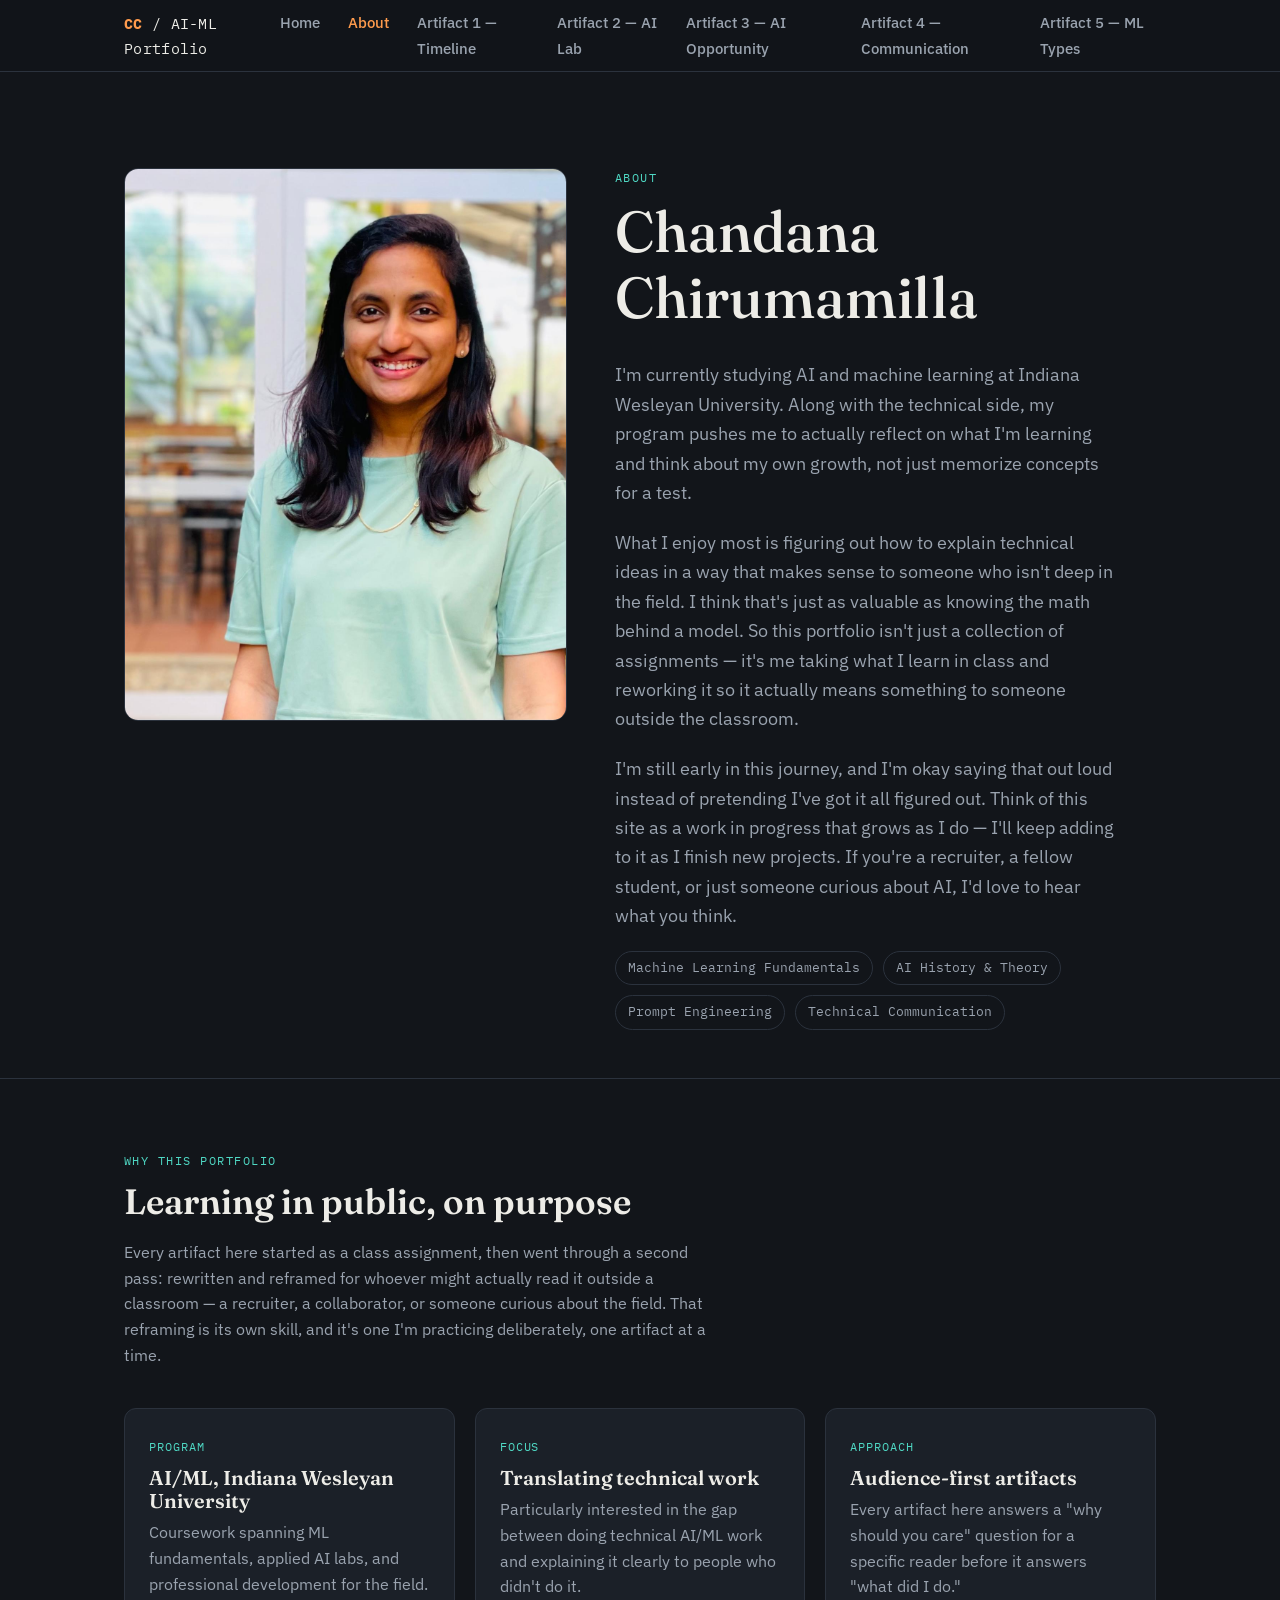
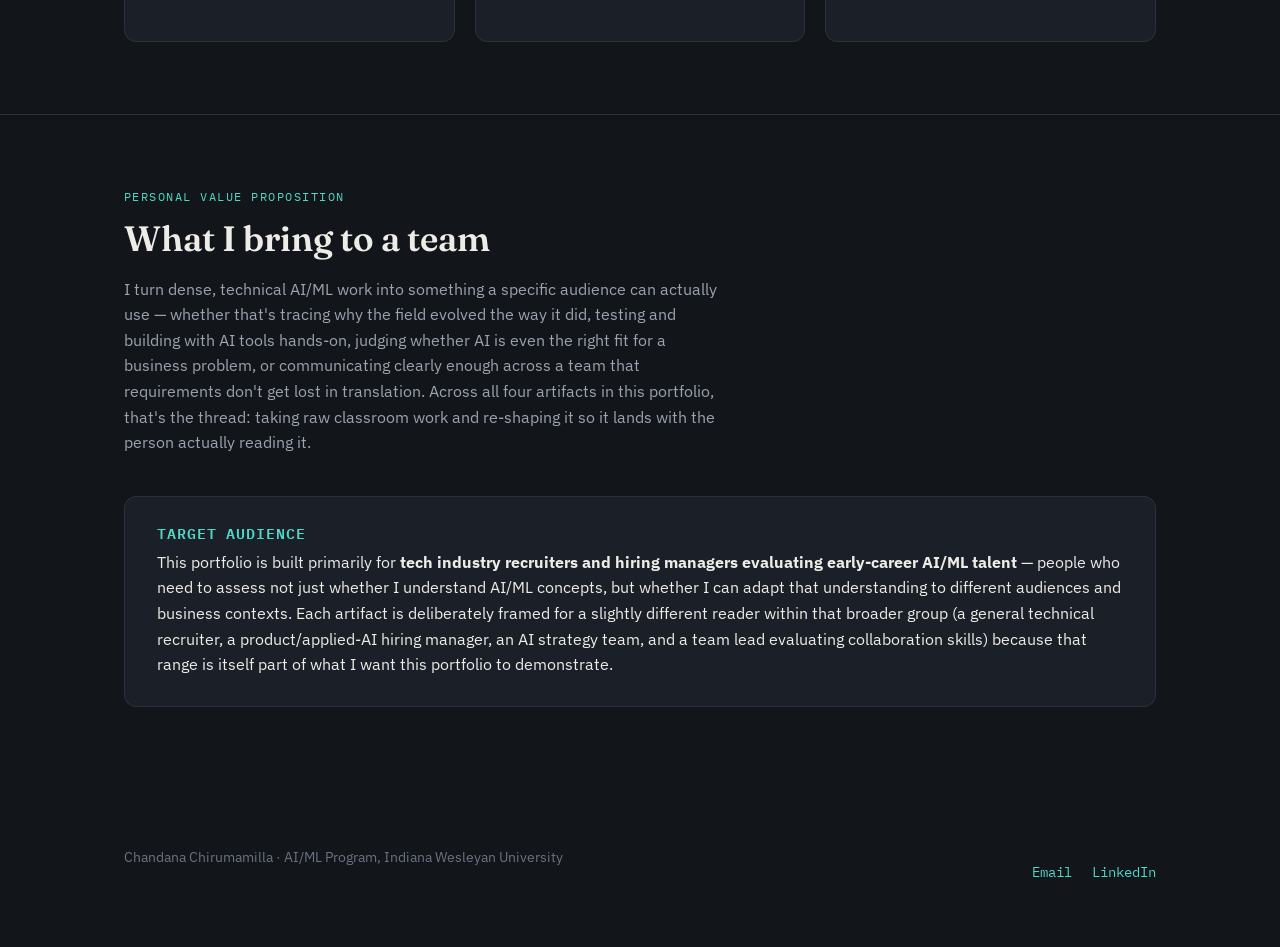
<file: about.html>
<!DOCTYPE html>
<html lang="en">
<head>
<meta charset="UTF-8" />
<meta name="viewport" content="width=device-width, initial-scale=1.0" />
<title>About — Chandana Chirumamilla</title>
<link rel="preconnect" href="https://fonts.googleapis.com">
<link rel="preconnect" href="https://fonts.gstatic.com" crossorigin>
<link href="https://fonts.googleapis.com/css2?family=Fraunces:ital,wght@0,400;0,500;0,600;1,500&family=IBM+Plex+Sans:wght@400;500;600&family=IBM+Plex+Mono:wght@400;500&display=swap" rel="stylesheet">
<link rel="stylesheet" href="css/styles.css" />
</head>
<body>

<nav class="site-nav">
  <div class="container">
    <span class="brand"><strong>CC</strong> / AI-ML Portfolio</span>
    <button class="nav-toggle" aria-label="Toggle navigation">Menu</button>
    <ul class="nav-links">
      <li><a href="index.html">Home</a></li>
      <li><a href="about.html" class="active">About</a></li>
      <li><a href="artifact1.html">Artifact 1 — Timeline</a></li>
      <li><a href="artifact2.html">Artifact 2 — AI Lab</a></li>
      <li><a href="artifact3.html">Artifact 3 — AI Opportunity</a></li>
      <li><a href="artifact4.html">Artifact 4 — Communication</a></li>
      <li><a href="artifact5.html">Artifact 5 — ML Types</a></li>
    </ul>
  </div>
</nav>

<header class="hero" style="padding-bottom:48px;">
  <div class="container about-grid">
    <img src="images/chandana-headshot.jpeg" alt="Chandana Chirumamilla" class="about-photo reveal">
    <div class="reveal">
      <span class="eyebrow">About</span>
      <h1>Chandana Chirumamilla</h1>
      <p class="hero-lede">
        <!-- EDIT: replace with your own bio -->
        I'm currently studying AI and machine learning at Indiana Wesleyan University.
        Along with the technical side, my program pushes me to actually reflect on what
        I'm learning and think about my own growth, not just memorize concepts for a
        test.
      </p>
      <p class="hero-lede">
        What I enjoy most is figuring out how to explain technical ideas in a way
        that makes sense to someone who isn't deep in the field. I think that's just as
        valuable as knowing the math behind a model. So this portfolio isn't just a
        collection of assignments — it's me taking what I learn in class and reworking
        it so it actually means something to someone outside the classroom.
      </p>
      <p class="hero-lede">
        I'm still early in this journey, and I'm okay saying that out loud instead of
        pretending I've got it all figured out. Think of this site as a work in
        progress that grows as I do — I'll keep adding to it as I finish new projects.
        If you're a recruiter, a fellow student, or just someone curious about AI, I'd
        love to hear what you think.
      </p>
      <div class="skill-tags">
        <span class="skill-tag">Machine Learning Fundamentals</span>
        <span class="skill-tag">AI History &amp; Theory</span>
        <span class="skill-tag">Prompt Engineering</span>
        <span class="skill-tag">Technical Communication</span>
      </div>
    </div>
  </div>
</header>

<section>
  <div class="container">
    <div class="section-head reveal">
      <span class="eyebrow">Why this portfolio</span>
      <h2>Learning in public, on purpose</h2>
      <p class="muted">
        Every artifact here started as a class assignment, then went through a second
        pass: rewritten and reframed for whoever might actually read it outside a
        classroom — a recruiter, a collaborator, or someone curious about the field.
        That reframing is its own skill, and it's one I'm practicing deliberately,
        one artifact at a time.
      </p>
    </div>

    <div class="card-grid">
      <div class="card reveal" style="--card-accent:#2f6fed;">
        <span class="tag">Program</span>
        <h3>AI/ML, Indiana Wesleyan University</h3>
        <p class="muted">Coursework spanning ML fundamentals, applied AI labs, and professional development for the field.</p>
      </div>
      <div class="card reveal" style="--card-accent:#b34fe0;">
        <span class="tag">Focus</span>
        <h3>Translating technical work</h3>
        <p class="muted">Particularly interested in the gap between doing technical AI/ML work and explaining it clearly to people who didn't do it.</p>
      </div>
      <div class="card reveal" style="--card-accent:#ff9f30;">
        <span class="tag">Approach</span>
        <h3>Audience-first artifacts</h3>
        <p class="muted">Every artifact here answers a "why should you care" question for a specific reader before it answers "what did I do."</p>
      </div>
    </div>
  </div>
</section>

<section>
  <div class="container">
    <div class="section-head reveal">
      <span class="eyebrow">Personal Value Proposition</span>
      <h2>What I bring to a team</h2>
      <p class="muted">
        I turn dense, technical AI/ML work into something a specific audience can
        actually use — whether that's tracing why the field evolved the way it did,
        testing and building with AI tools hands-on, judging whether AI is even the
        right fit for a business problem, or communicating clearly enough across a team
        that requirements don't get lost in translation. Across all four artifacts in
        this portfolio, that's the thread: taking raw classroom work and re-shaping it
        so it lands with the person actually reading it.
      </p>
    </div>

    <div class="reflection-block reveal">
      <h3>Target Audience</h3>
      <p style="margin-bottom:0;">
        This portfolio is built primarily for <strong>tech industry recruiters and
        hiring managers evaluating early-career AI/ML talent</strong> — people who need
        to assess not just whether I understand AI/ML concepts, but whether I can adapt
        that understanding to different audiences and business contexts. Each artifact
        is deliberately framed for a slightly different reader within that broader
        group (a general technical recruiter, a product/applied-AI hiring manager, an
        AI strategy team, and a team lead evaluating collaboration skills) because that
        range is itself part of what I want this portfolio to demonstrate.
      </p>
    </div>
  </div>
</section>

<footer>
  <div class="container footer-grid">
    <div>
      <p class="footer-note">Chandana Chirumamilla · AI/ML Program, Indiana Wesleyan University</p>
    </div>
    <div class="contact-links">
      <a href="mailto:chandana.chirumamilla@myemail.indwes.edu">Email</a>
      <a href="https://www.linkedin.com/in/chandana1203/" target="_blank" rel="noopener">LinkedIn</a>
    </div>
  </div>
</footer>

<script src="js/main.js"></script>
</body>
</html>
</file>
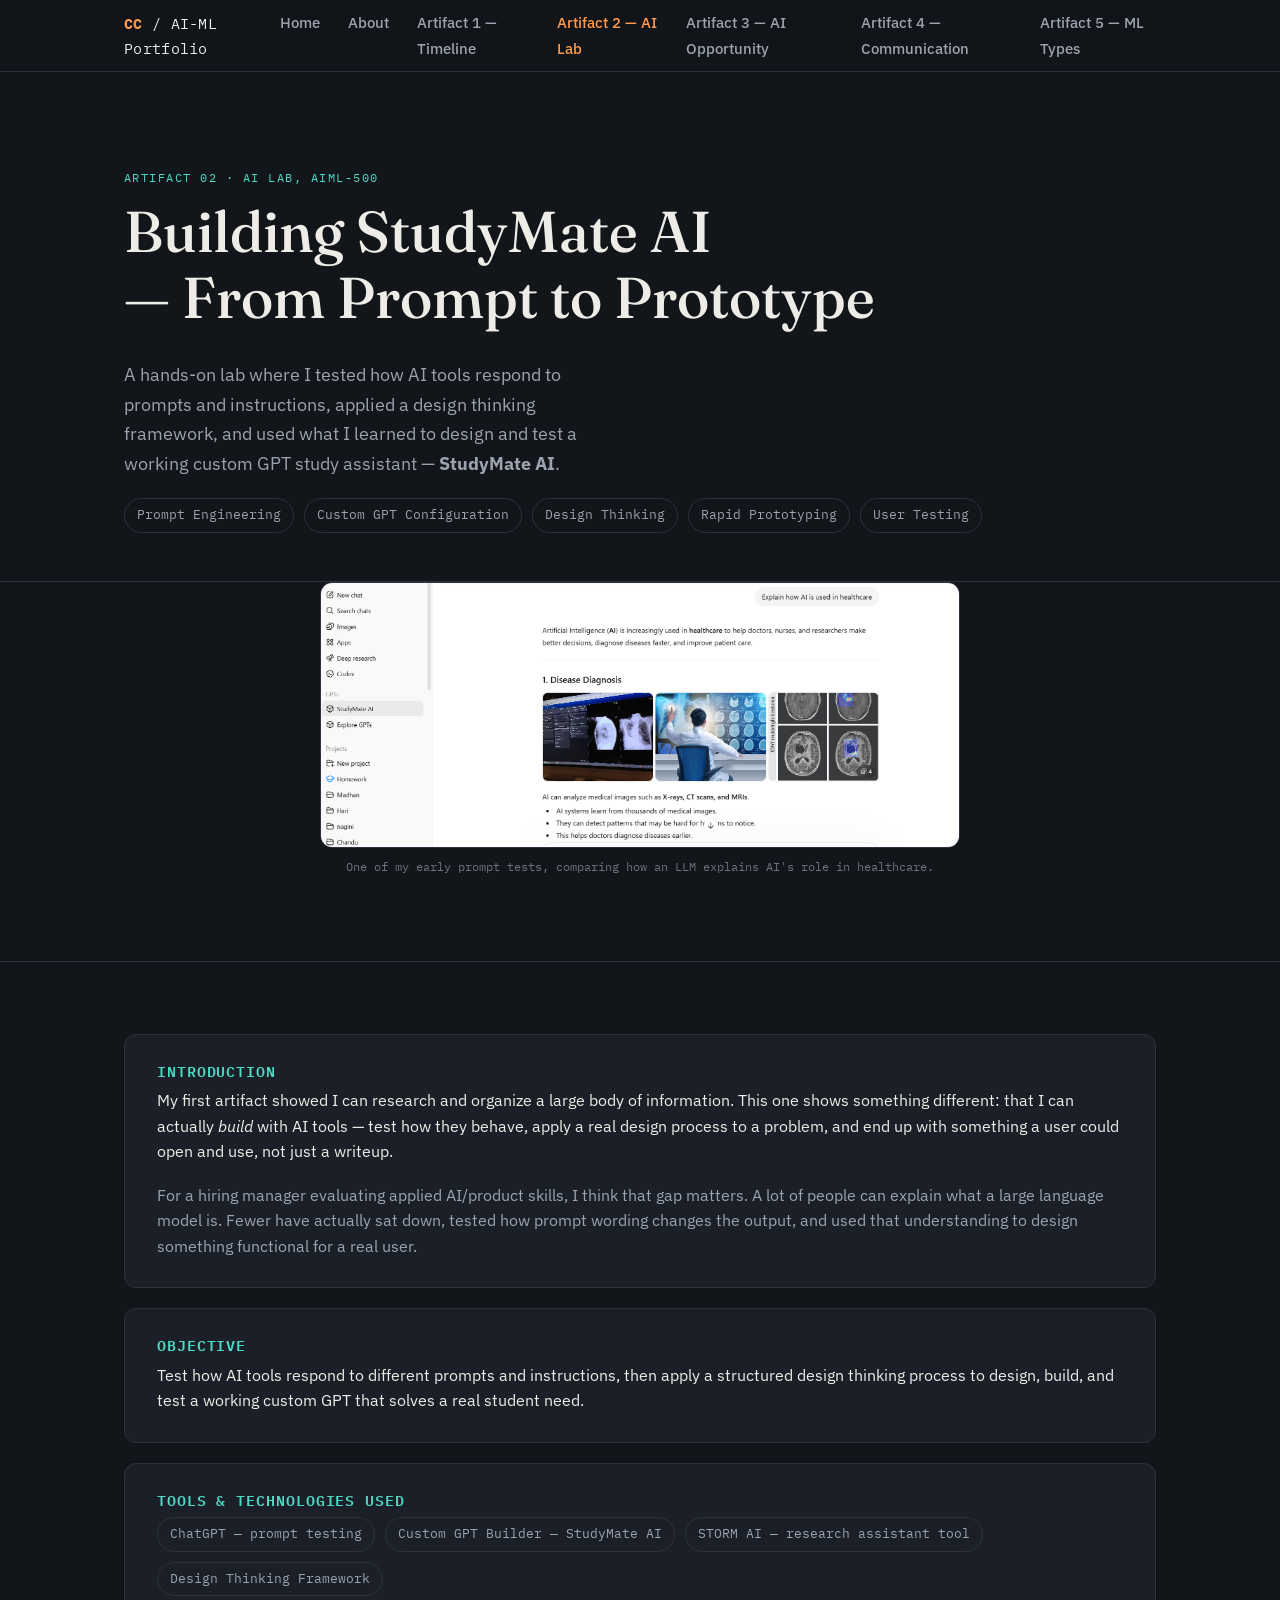
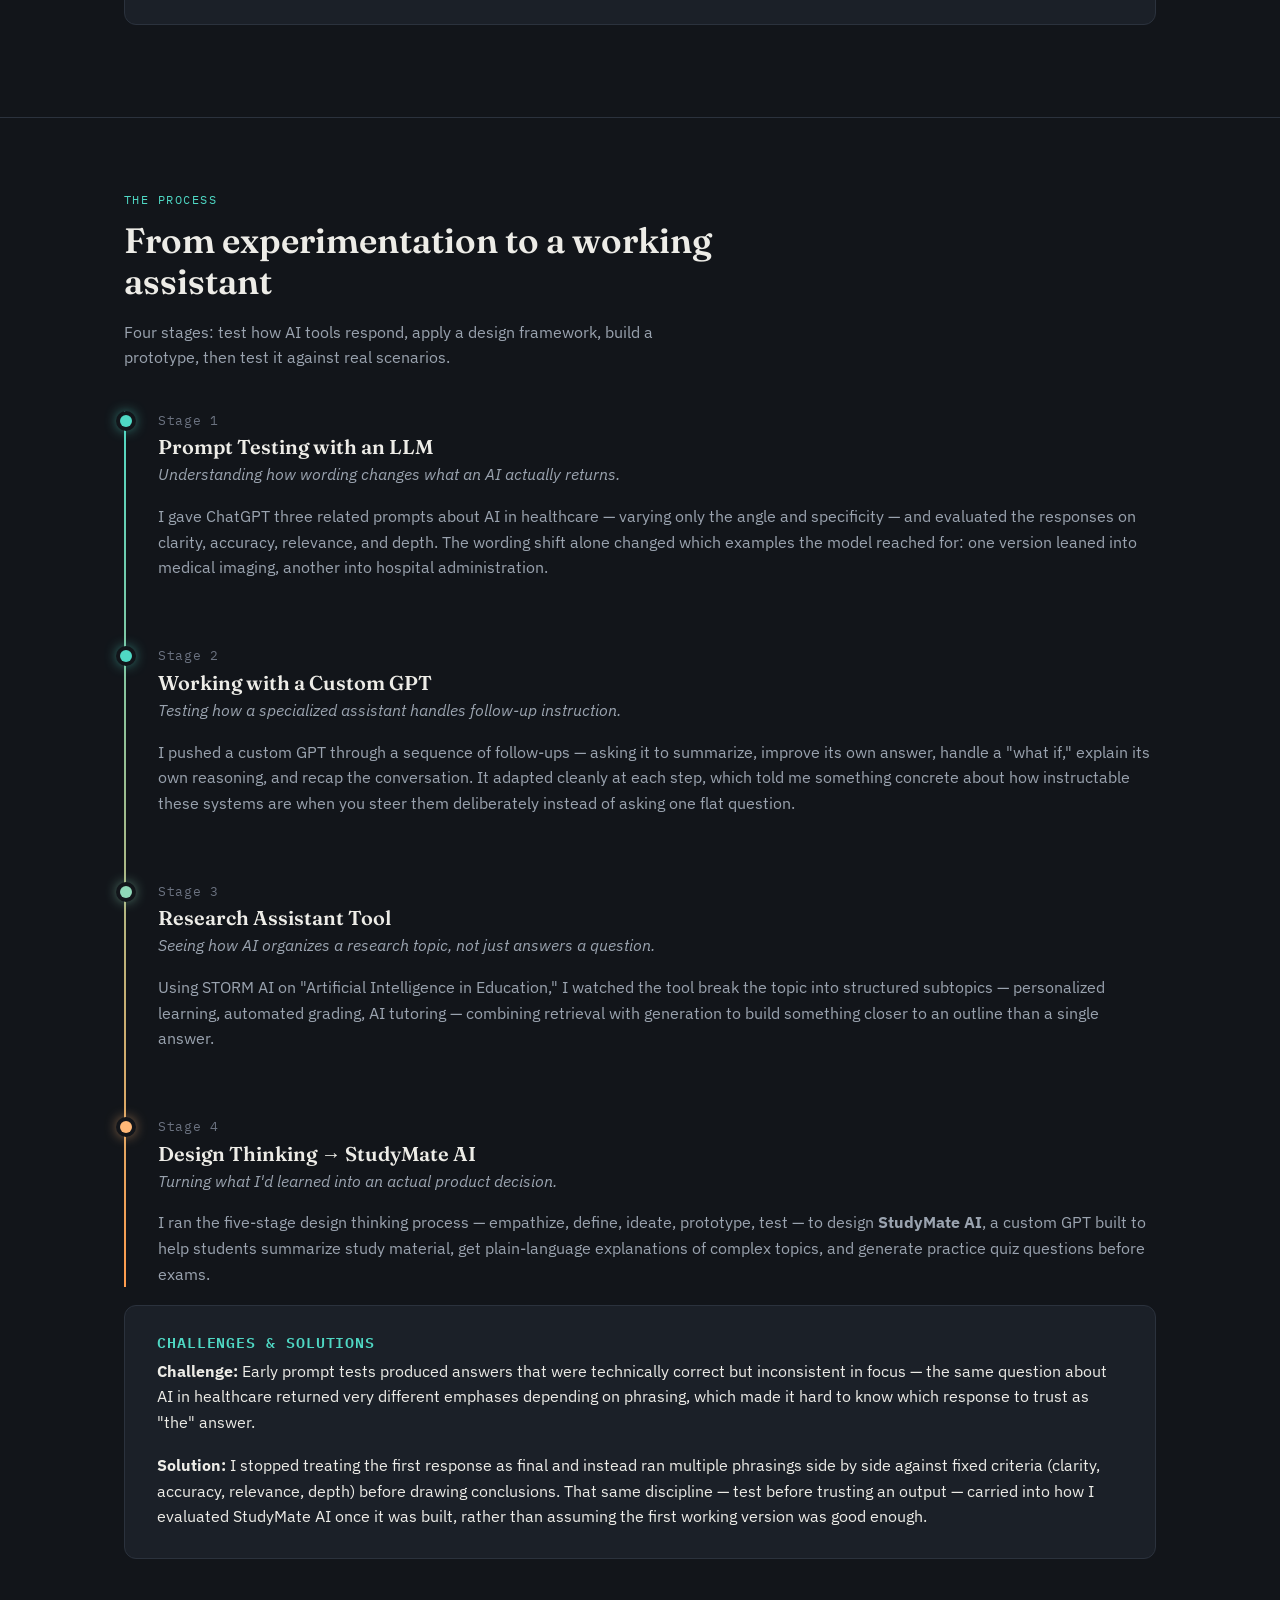
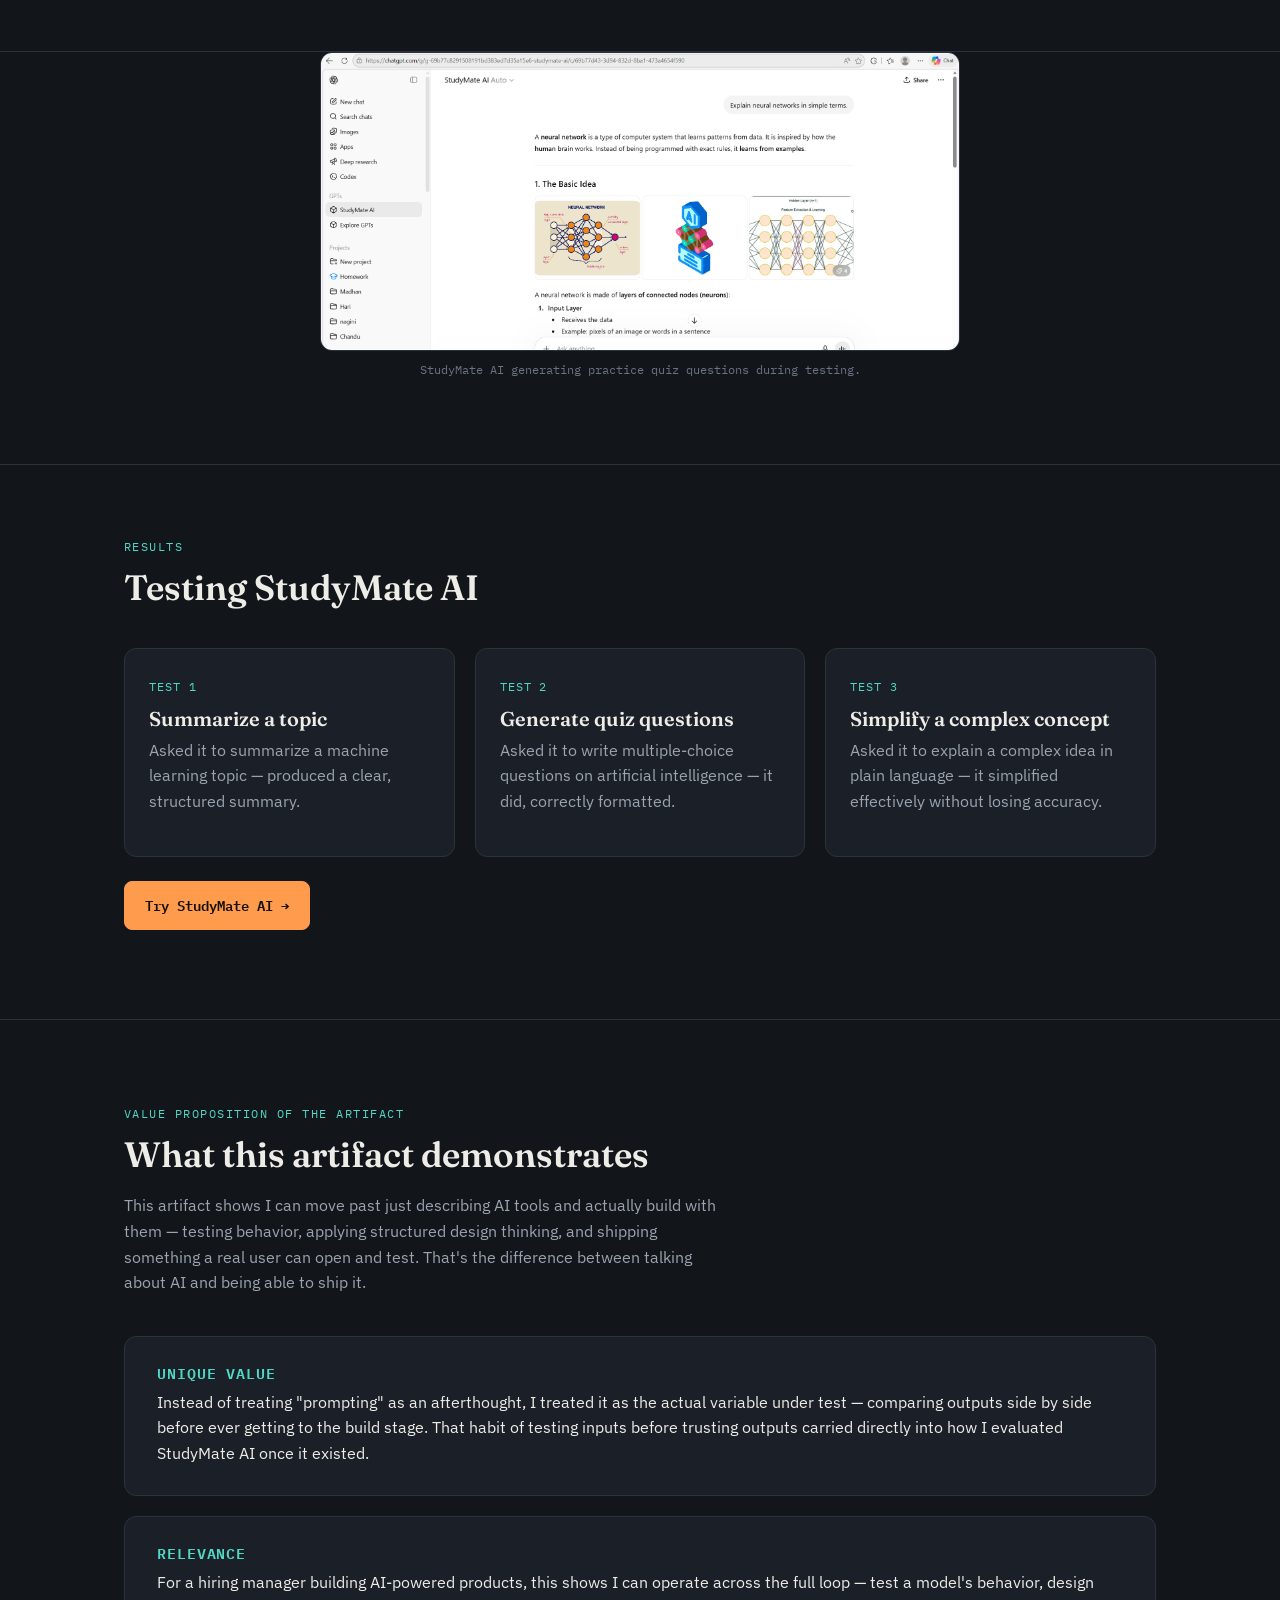
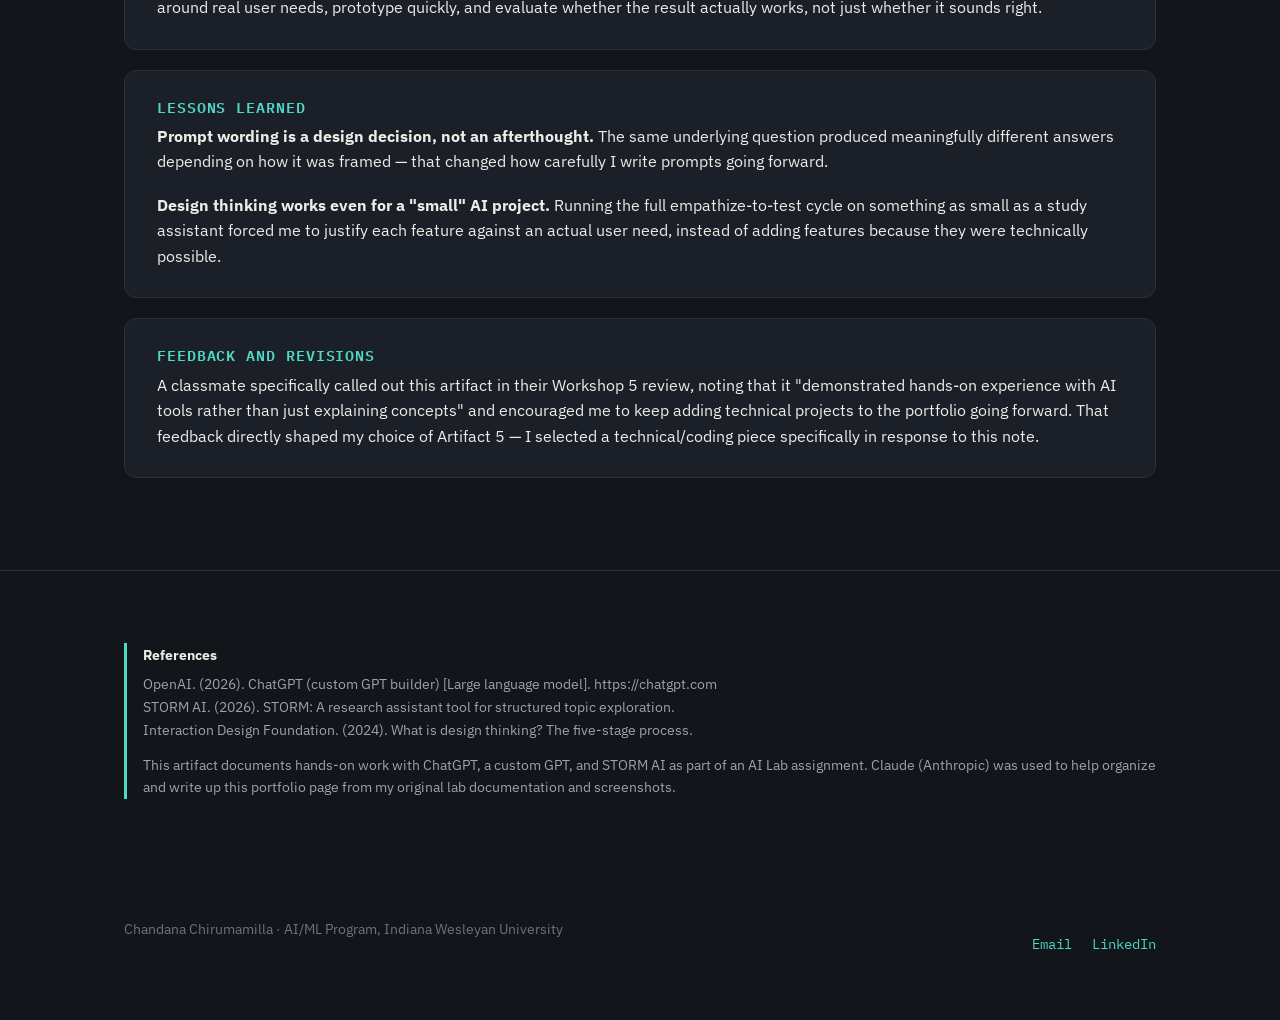
<file: artifact2.html>
<!DOCTYPE html>
<html lang="en">
<head>
<meta charset="UTF-8" />
<meta name="viewport" content="width=device-width, initial-scale=1.0" />
<title>Artifact 2 — Building StudyMate AI | Chandana Chirumamilla</title>
<link rel="preconnect" href="https://fonts.googleapis.com">
<link rel="preconnect" href="https://fonts.gstatic.com" crossorigin>
<link href="https://fonts.googleapis.com/css2?family=Fraunces:ital,wght@0,400;0,500;0,600;1,500&family=IBM+Plex+Sans:wght@400;500;600&family=IBM+Plex+Mono:wght@400;500&display=swap" rel="stylesheet">
<link rel="stylesheet" href="css/styles.css" />
</head>
<body>

<nav class="site-nav">
  <div class="container">
    <span class="brand"><strong>CC</strong> / AI-ML Portfolio</span>
    <button class="nav-toggle" aria-label="Toggle navigation">Menu</button>
    <ul class="nav-links">
      <li><a href="index.html">Home</a></li>
      <li><a href="about.html">About</a></li>
      <li><a href="artifact1.html">Artifact 1 — Timeline</a></li>
      <li><a href="artifact2.html" class="active">Artifact 2 — AI Lab</a></li>
      <li><a href="artifact3.html">Artifact 3 — AI Opportunity</a></li>
      <li><a href="artifact4.html">Artifact 4 — Communication</a></li>
      <li><a href="artifact5.html">Artifact 5 — ML Types</a></li>
    </ul>
  </div>
</nav>

<header class="hero" style="padding-bottom:48px;">
  <div class="container">
    <span class="eyebrow">Artifact 02 · AI Lab, AIML-500</span>
    <h1>Building StudyMate AI<br>— From Prompt to Prototype</h1>
    <p class="hero-lede">
      A hands-on lab where I tested how AI tools respond to prompts and instructions,
      applied a design thinking framework, and used what I learned to design and test
      a working custom GPT study assistant — <strong>StudyMate AI</strong>.
    </p>
    <div class="skill-tags reveal" style="margin-top:20px;">
      <span class="skill-tag">Prompt Engineering</span>
      <span class="skill-tag">Custom GPT Configuration</span>
      <span class="skill-tag">Design Thinking</span>
      <span class="skill-tag">Rapid Prototyping</span>
      <span class="skill-tag">User Testing</span>
    </div>
  </div>
</header>

<section style="padding-top:0;">
  <div class="container reveal">
    <img src="images/ai-lab-llm-practice.png" alt="Screenshot of an AI chatbot response explaining how AI is used in healthcare"
         style="width:100%; max-width:640px; margin:0 auto; display:block; border-radius:12px; border:1px solid var(--border);">
    <p style="font-family:var(--font-mono); font-size:0.72rem; color:var(--text-faint); margin-top:10px; text-align:center;">
      One of my early prompt tests, comparing how an LLM explains AI's role in healthcare.
    </p>
  </div>
</section>

<section>
  <div class="container">
    <div class="reflection-block reveal">
      <h3>Introduction</h3>
      <p>
        My first artifact showed I can research and organize a large body of information.
        This one shows something different: that I can actually <em>build</em> with AI
        tools — test how they behave, apply a real design process to a problem, and end
        up with something a user could open and use, not just a writeup.
      </p>
      <p class="muted" style="margin-bottom:0;">
        For a hiring manager evaluating applied AI/product skills, I think that gap
        matters. A lot of people can explain what a large language model is. Fewer have
        actually sat down, tested how prompt wording changes the output, and used that
        understanding to design something functional for a real user.
      </p>
    </div>

    <div class="reflection-block reveal">
      <h3>Objective</h3>
      <p style="margin-bottom:0;">
        Test how AI tools respond to different prompts and instructions, then apply a
        structured design thinking process to design, build, and test a working custom
        GPT that solves a real student need.
      </p>
    </div>

    <div class="reflection-block reveal">
      <h3>Tools &amp; Technologies Used</h3>
      <div class="skill-tags">
        <span class="skill-tag">ChatGPT — prompt testing</span>
        <span class="skill-tag">Custom GPT Builder — StudyMate AI</span>
        <span class="skill-tag">STORM AI — research assistant tool</span>
        <span class="skill-tag">Design Thinking Framework</span>
      </div>
    </div>
  </div>
</section>

<section>
  <div class="container">
    <div class="section-head reveal">
      <span class="eyebrow">The process</span>
      <h2>From experimentation to a working assistant</h2>
      <p class="muted">Four stages: test how AI tools respond, apply a design framework, build a prototype, then test it against real scenarios.</p>
    </div>

    <div class="timeline">
      <div class="era reveal" style="--dot-color:#4fd8c4;">
        <span class="era-range">Stage 1</span>
        <h3>Prompt Testing with an LLM</h3>
        <p class="era-summary">Understanding how wording changes what an AI actually returns.</p>
        <p class="muted">
          I gave ChatGPT three related prompts about AI in healthcare — varying only the
          angle and specificity — and evaluated the responses on clarity, accuracy,
          relevance, and depth. The wording shift alone changed which examples the model
          reached for: one version leaned into medical imaging, another into hospital
          administration.
        </p>
      </div>

      <div class="era reveal" style="--dot-color:#4fd8c4;">
        <span class="era-range">Stage 2</span>
        <h3>Working with a Custom GPT</h3>
        <p class="era-summary">Testing how a specialized assistant handles follow-up instruction.</p>
        <p class="muted">
          I pushed a custom GPT through a sequence of follow-ups — asking it to summarize,
          improve its own answer, handle a "what if," explain its own reasoning, and
          recap the conversation. It adapted cleanly at each step, which told me
          something concrete about how instructable these systems are when you steer them
          deliberately instead of asking one flat question.
        </p>
      </div>

      <div class="era reveal" style="--dot-color:#8fd8b8;">
        <span class="era-range">Stage 3</span>
        <h3>Research Assistant Tool</h3>
        <p class="era-summary">Seeing how AI organizes a research topic, not just answers a question.</p>
        <p class="muted">
          Using STORM AI on "Artificial Intelligence in Education," I watched the tool
          break the topic into structured subtopics — personalized learning,
          automated grading, AI tutoring — combining retrieval with generation to build
          something closer to an outline than a single answer.
        </p>
      </div>

      <div class="era reveal" style="--dot-color:#ffb877;">
        <span class="era-range">Stage 4</span>
        <h3>Design Thinking → StudyMate AI</h3>
        <p class="era-summary">Turning what I'd learned into an actual product decision.</p>
        <p class="muted">
          I ran the five-stage design thinking process — empathize, define, ideate,
          prototype, test — to design <strong>StudyMate AI</strong>, a custom GPT built to
          help students summarize study material, get plain-language explanations of
          complex topics, and generate practice quiz questions before exams.
        </p>
      </div>
    </div>
    <div class="reflection-block reveal">
      <h3>Challenges &amp; Solutions</h3>
      <p>
        <strong>Challenge:</strong> Early prompt tests produced answers that were
        technically correct but inconsistent in focus — the same question about AI in
        healthcare returned very different emphases depending on phrasing, which made it
        hard to know which response to trust as "the" answer.
      </p>
      <p style="margin-bottom:0;">
        <strong>Solution:</strong> I stopped treating the first response as final and
        instead ran multiple phrasings side by side against fixed criteria (clarity,
        accuracy, relevance, depth) before drawing conclusions. That same discipline —
        test before trusting an output — carried into how I evaluated StudyMate AI once
        it was built, rather than assuming the first working version was good enough.
      </p>
    </div>
  </div>
</section>

<section style="padding-top:0;">
  <div class="container reveal">
    <img src="images/ai-lab-testing.png" alt="Screenshot of StudyMate AI generating quiz questions during testing"
         style="width:100%; max-width:640px; margin:0 auto; display:block; border-radius:12px; border:1px solid var(--border);">
    <p style="font-family:var(--font-mono); font-size:0.72rem; color:var(--text-faint); margin-top:10px; text-align:center;">
      StudyMate AI generating practice quiz questions during testing.
    </p>
  </div>
</section>

<section>
  <div class="container">
    <div class="section-head reveal">
      <span class="eyebrow">Results</span>
      <h2>Testing StudyMate AI</h2>
    </div>

    <div class="card-grid">
      <div class="card reveal">
        <span class="tag">Test 1</span>
        <h3>Summarize a topic</h3>
        <p class="muted">Asked it to summarize a machine learning topic — produced a clear, structured summary.</p>
      </div>
      <div class="card reveal">
        <span class="tag">Test 2</span>
        <h3>Generate quiz questions</h3>
        <p class="muted">Asked it to write multiple-choice questions on artificial intelligence — it did, correctly formatted.</p>
      </div>
      <div class="card reveal">
        <span class="tag">Test 3</span>
        <h3>Simplify a complex concept</h3>
        <p class="muted">Asked it to explain a complex idea in plain language — it simplified effectively without losing accuracy.</p>
      </div>
    </div>

    <p class="reveal" style="margin-top:24px;">
      <a href="https://chatgpt.com/g/g-69b77c8291508191bd383ed7d35a15e6-studymate-ai" target="_blank" rel="noopener" class="btn btn-primary">Try StudyMate AI →</a>
    </p>
  </div>
</section>

<section>
  <div class="container">
    <div class="section-head reveal" style="margin-top:12px;">
      <span class="eyebrow">Value Proposition of the Artifact</span>
      <h2>What this artifact demonstrates</h2>
      <p class="muted">
        This artifact shows I can move past just describing AI tools and actually build
        with them — testing behavior, applying structured design thinking, and shipping
        something a real user can open and test. That's the difference between talking
        about AI and being able to ship it.
      </p>
    </div>

    <div class="reflection-block reveal">
      <h3>Unique Value</h3>
      <p style="margin-bottom:0;">
        Instead of treating "prompting" as an afterthought, I treated it as the actual
        variable under test — comparing outputs side by side before ever getting to the
        build stage. That habit of testing inputs before trusting outputs carried
        directly into how I evaluated StudyMate AI once it existed.
      </p>
    </div>

    <div class="reflection-block reveal">
      <h3>Relevance</h3>
      <p style="margin-bottom:0;">
        For a hiring manager building AI-powered products, this shows I can operate
        across the full loop — test a model's behavior, design around real user needs,
        prototype quickly, and evaluate whether the result actually works, not just
        whether it sounds right.
      </p>
    </div>

    <div class="reflection-block reveal">
      <h3>Lessons Learned</h3>
      <p><strong>Prompt wording is a design decision, not an afterthought.</strong> The same underlying question produced meaningfully different answers depending on how it was framed — that changed how carefully I write prompts going forward.</p>
      <p style="margin-bottom:0;"><strong>Design thinking works even for a "small" AI project.</strong> Running the full empathize-to-test cycle on something as small as a study assistant forced me to justify each feature against an actual user need, instead of adding features because they were technically possible.</p>
    </div>

    <div class="reflection-block reveal">
      <h3>Feedback and Revisions</h3>
      <p style="margin-bottom:0;">
        A classmate specifically called out this artifact in their Workshop 5 review,
        noting that it "demonstrated hands-on experience with AI tools rather than just
        explaining concepts" and encouraged me to keep adding technical projects to the
        portfolio going forward. That feedback directly shaped my choice of Artifact 5 —
        I selected a technical/coding piece specifically in response to this note.
      </p>
    </div>
  </div>
</section>

<section>
  <div class="container">
    <div class="disclosure reveal">
      <strong style="color:var(--text); display:block; margin-bottom:6px;">References</strong>
      OpenAI. (2026). ChatGPT (custom GPT builder) [Large language model]. https://chatgpt.com<br>
      STORM AI. (2026). STORM: A research assistant tool for structured topic exploration.<br>
      Interaction Design Foundation. (2024). What is design thinking? The five-stage process.
      <div style="margin-top:14px; font-size:0.85rem;">
        This artifact documents hands-on work with ChatGPT, a custom GPT, and STORM AI as
        part of an AI Lab assignment. Claude (Anthropic) was used to help organize and
        write up this portfolio page from my original lab documentation and screenshots.
      </div>
    </div>
  </div>
</section>

<footer>
  <div class="container footer-grid">
    <div>
      <p class="footer-note">Chandana Chirumamilla · AI/ML Program, Indiana Wesleyan University</p>
    </div>
    <div class="contact-links">
      <a href="mailto:chandana.chirumamilla@myemail.indwes.edu">Email</a>
      <a href="https://www.linkedin.com/in/chandana1203/" target="_blank" rel="noopener">LinkedIn</a>
    </div>
  </div>
</footer>

<script src="js/main.js"></script>
</body>
</html>
</file>
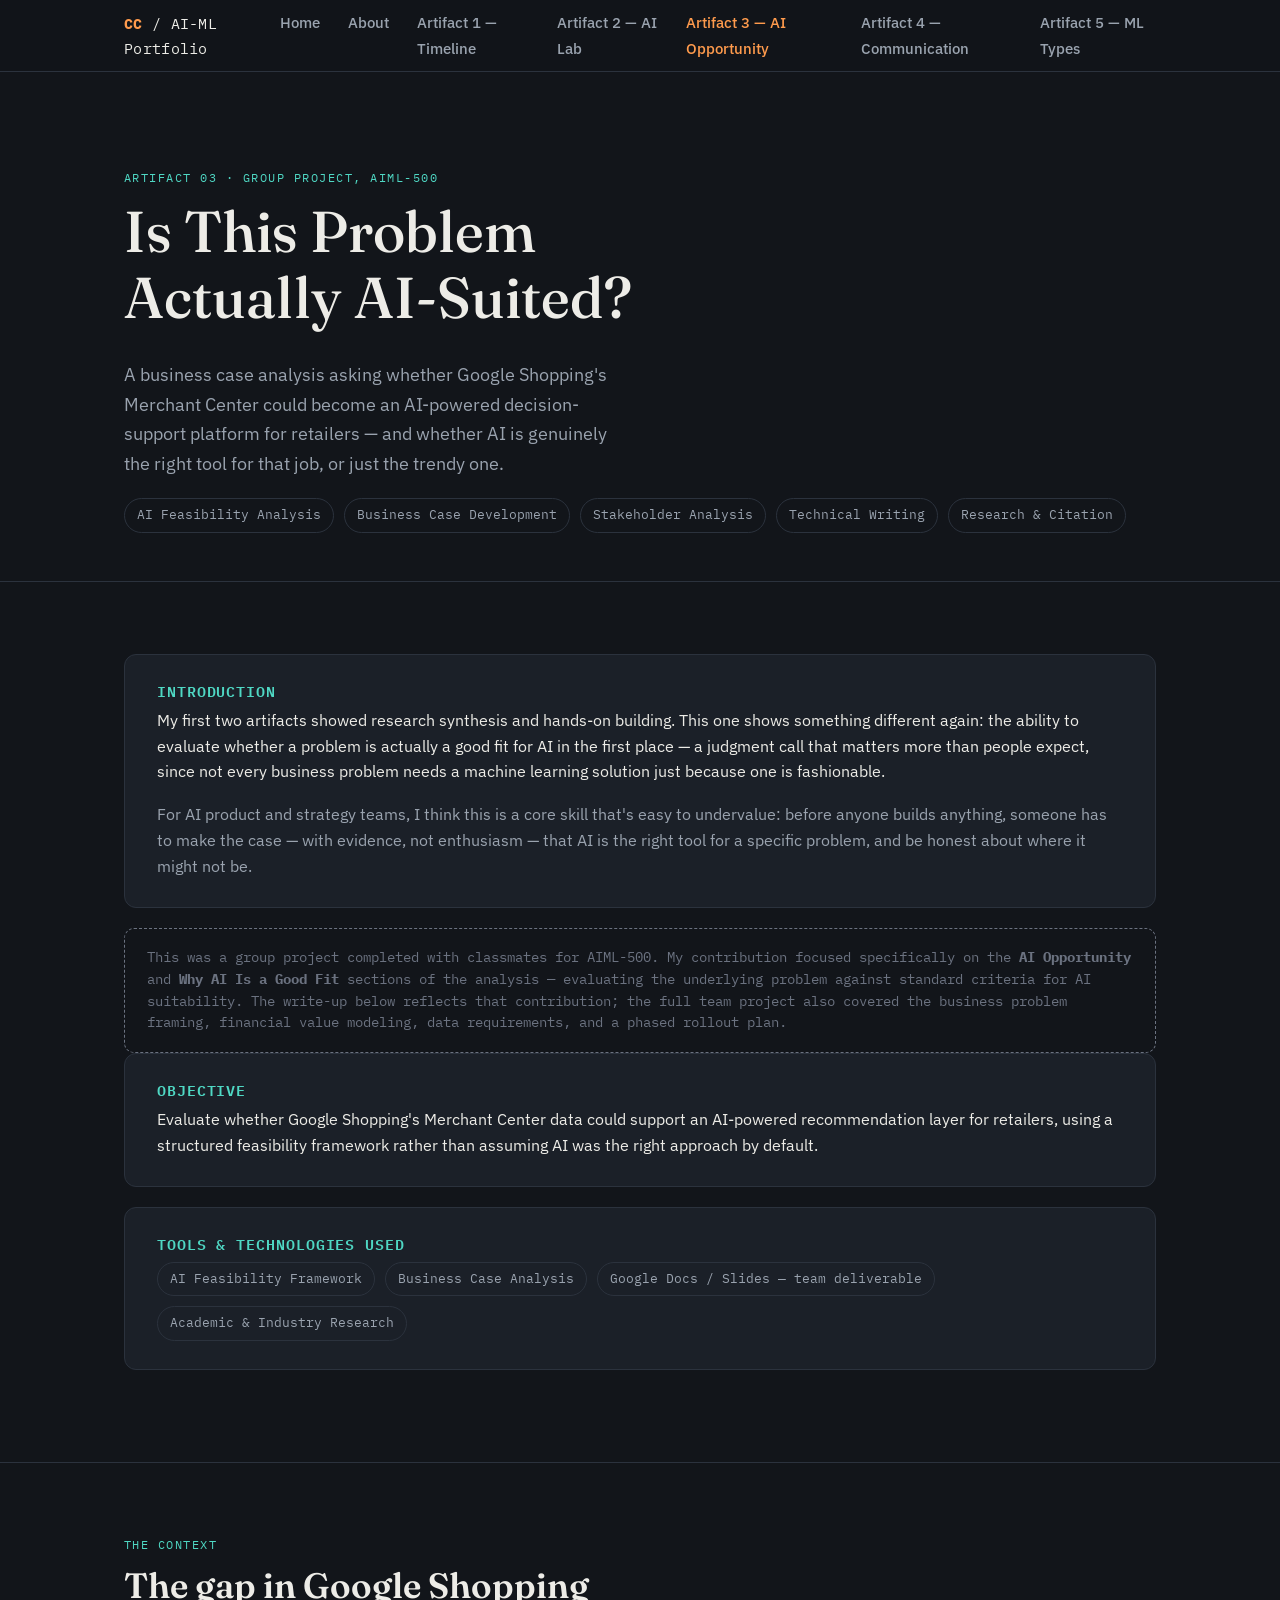
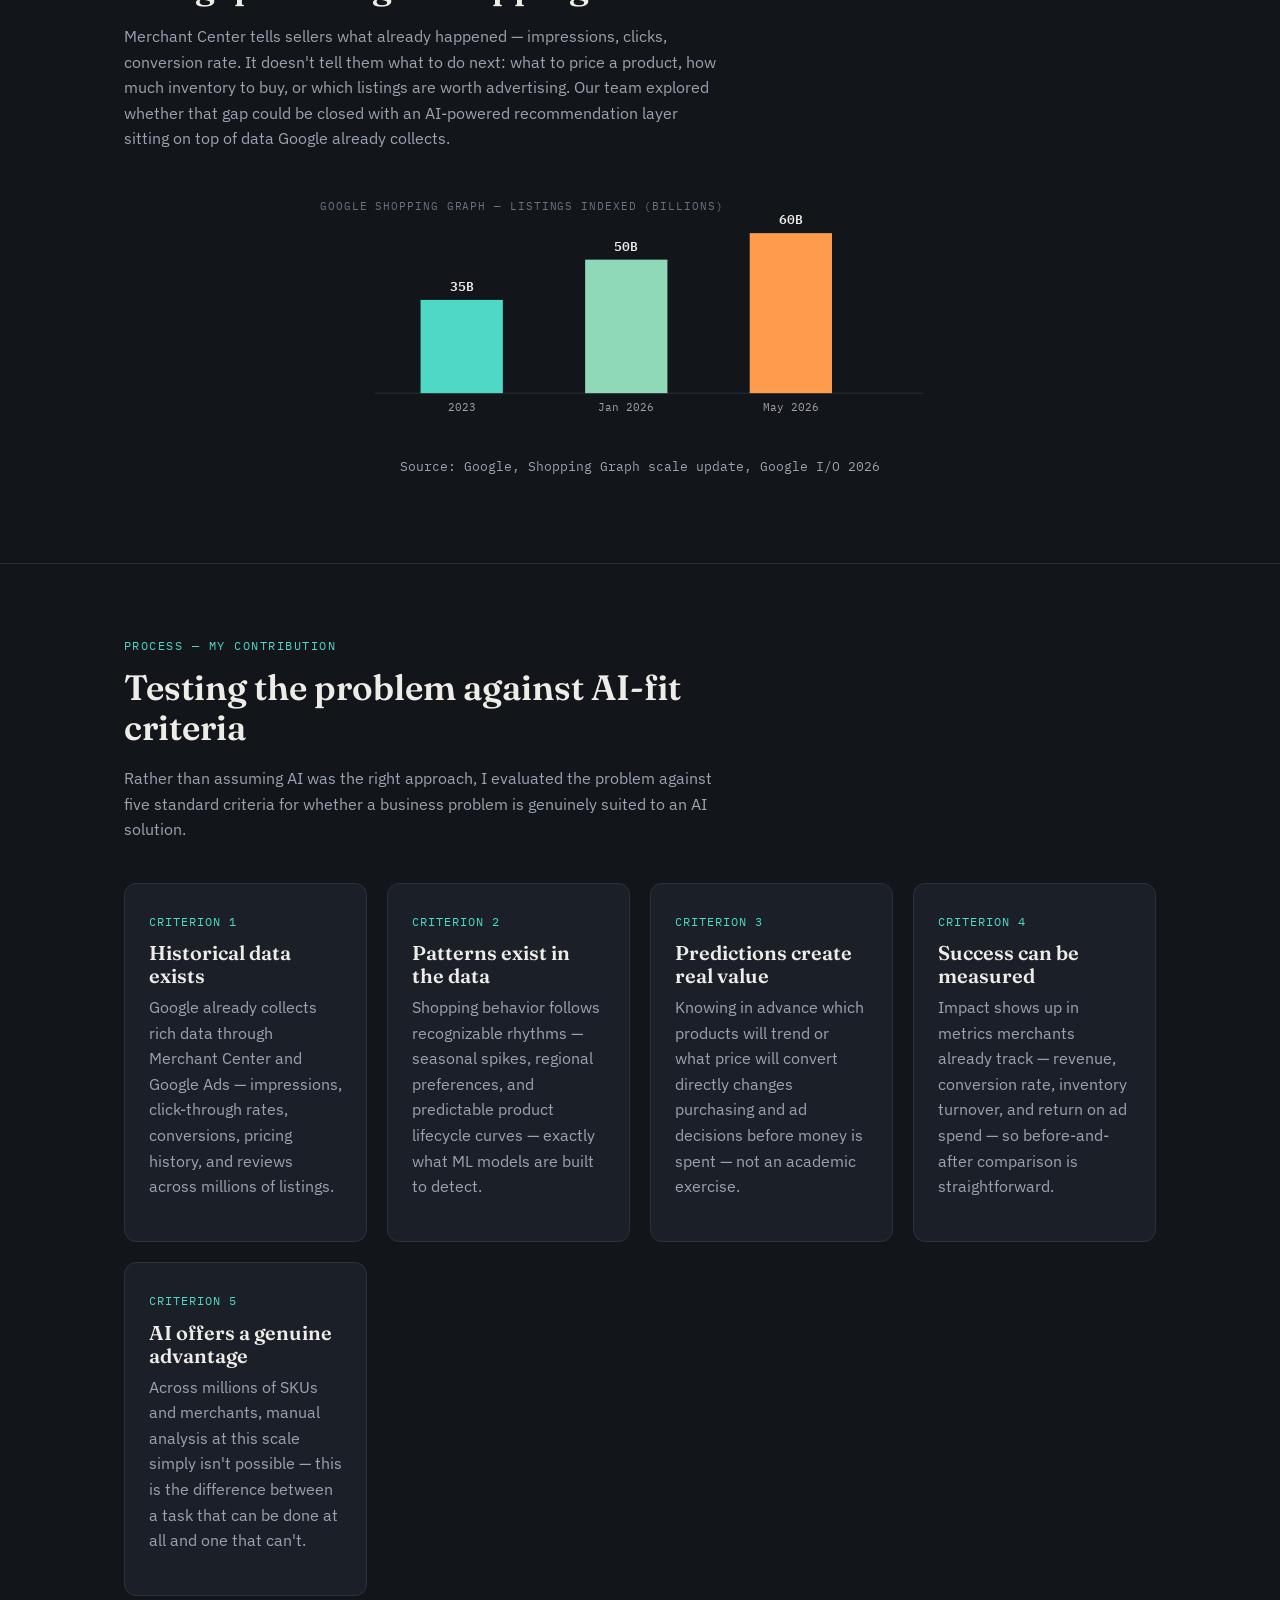
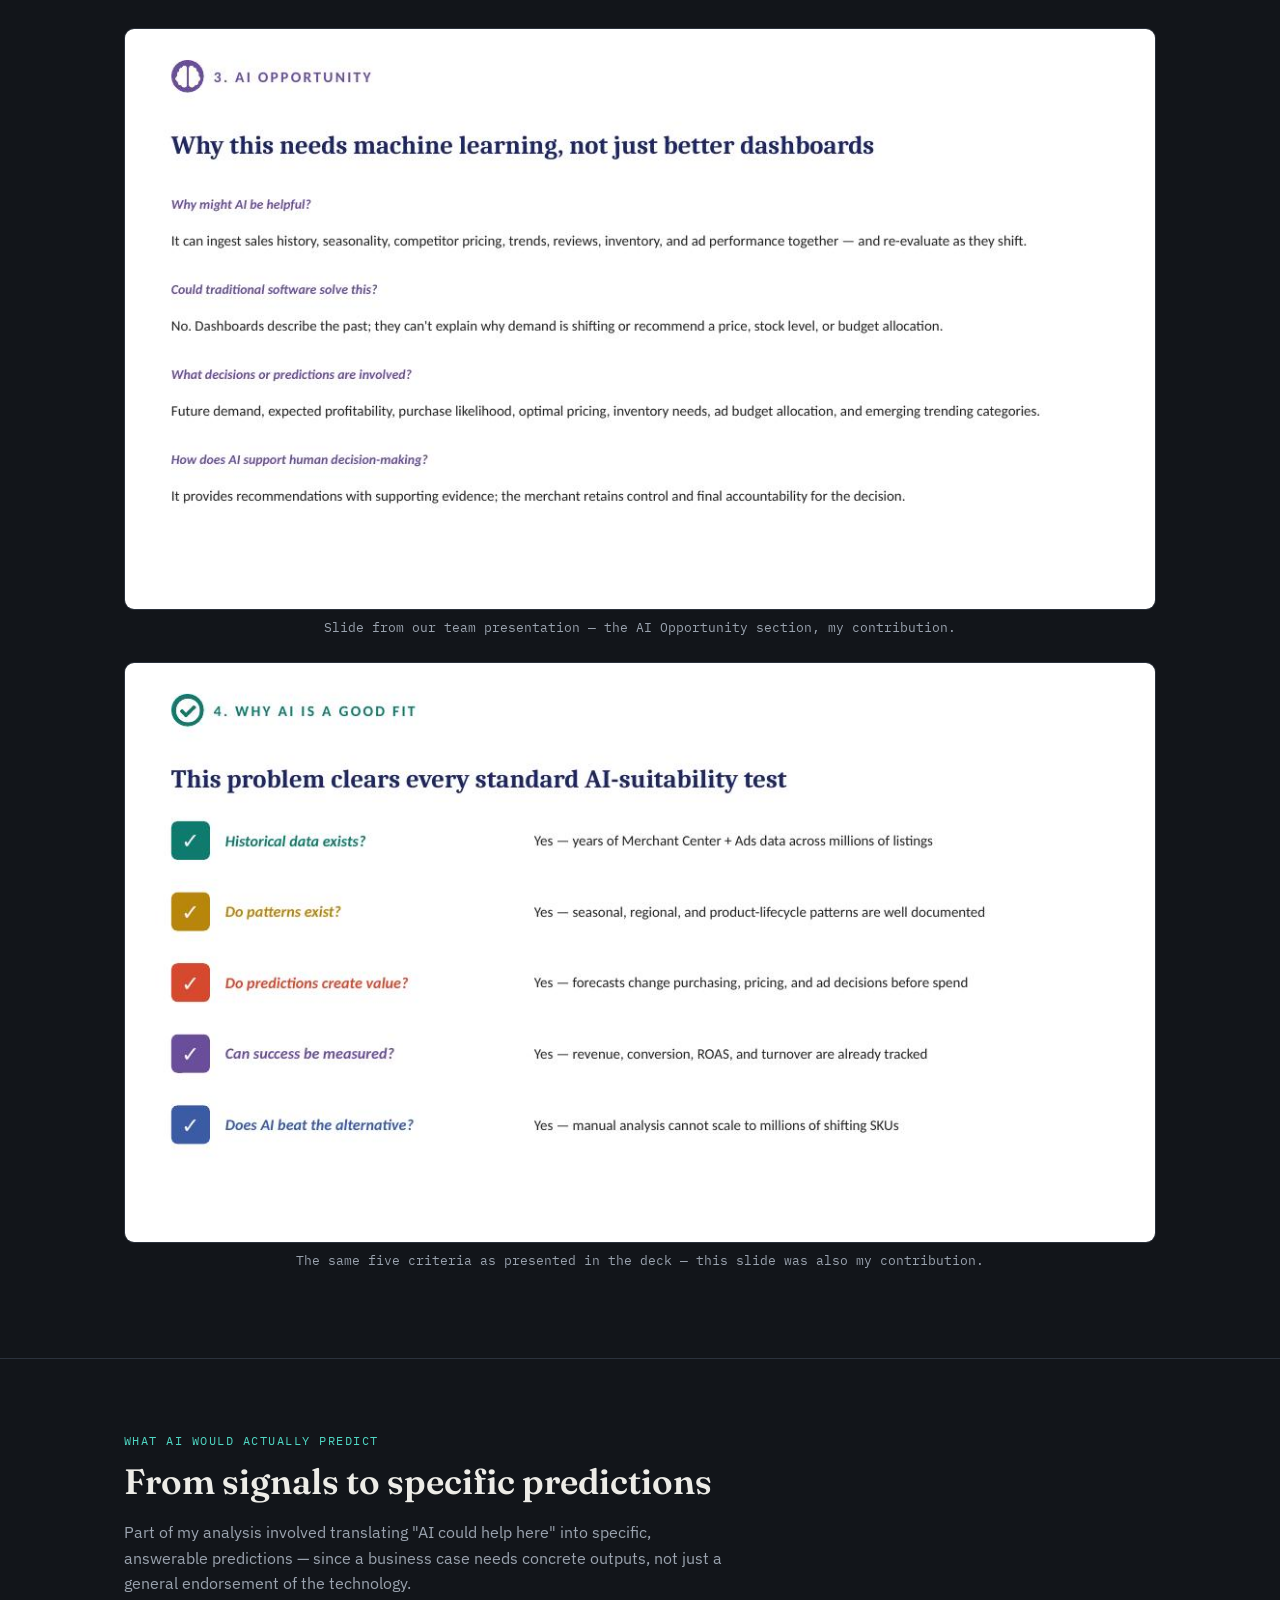
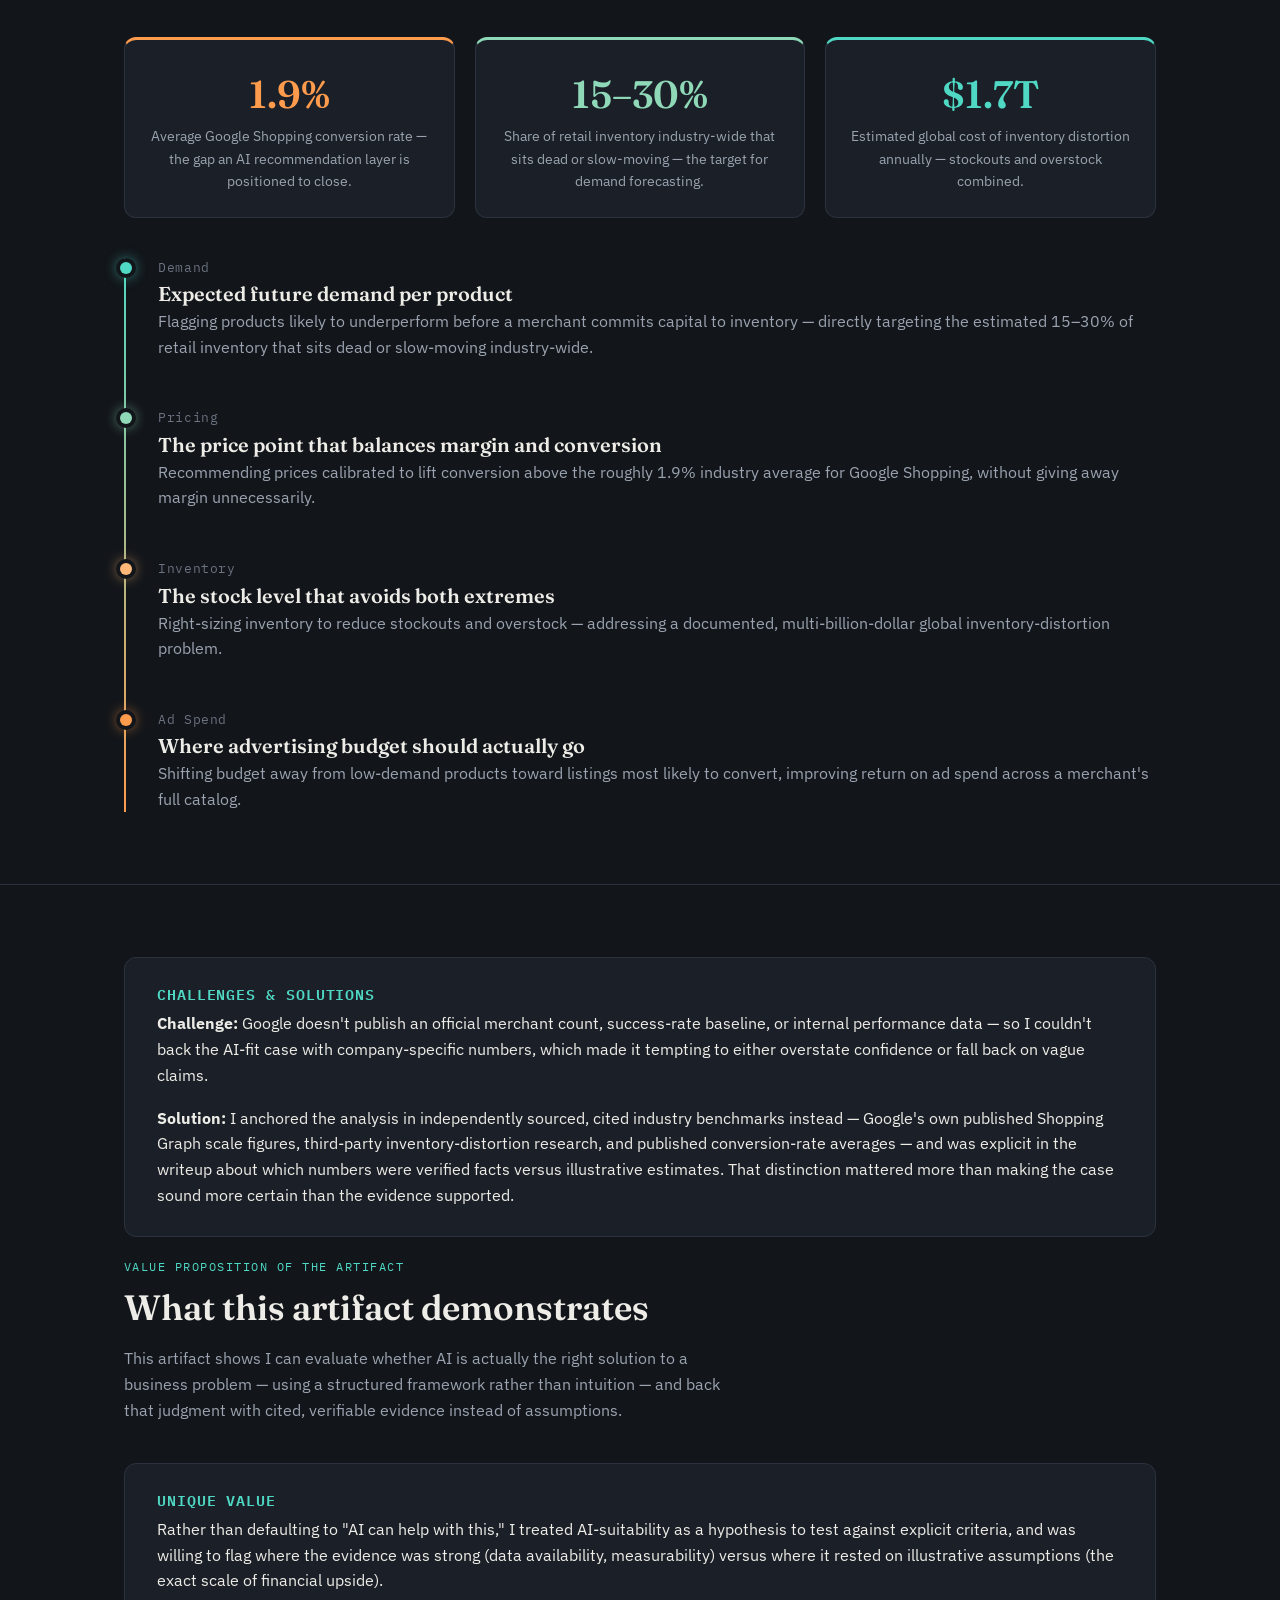
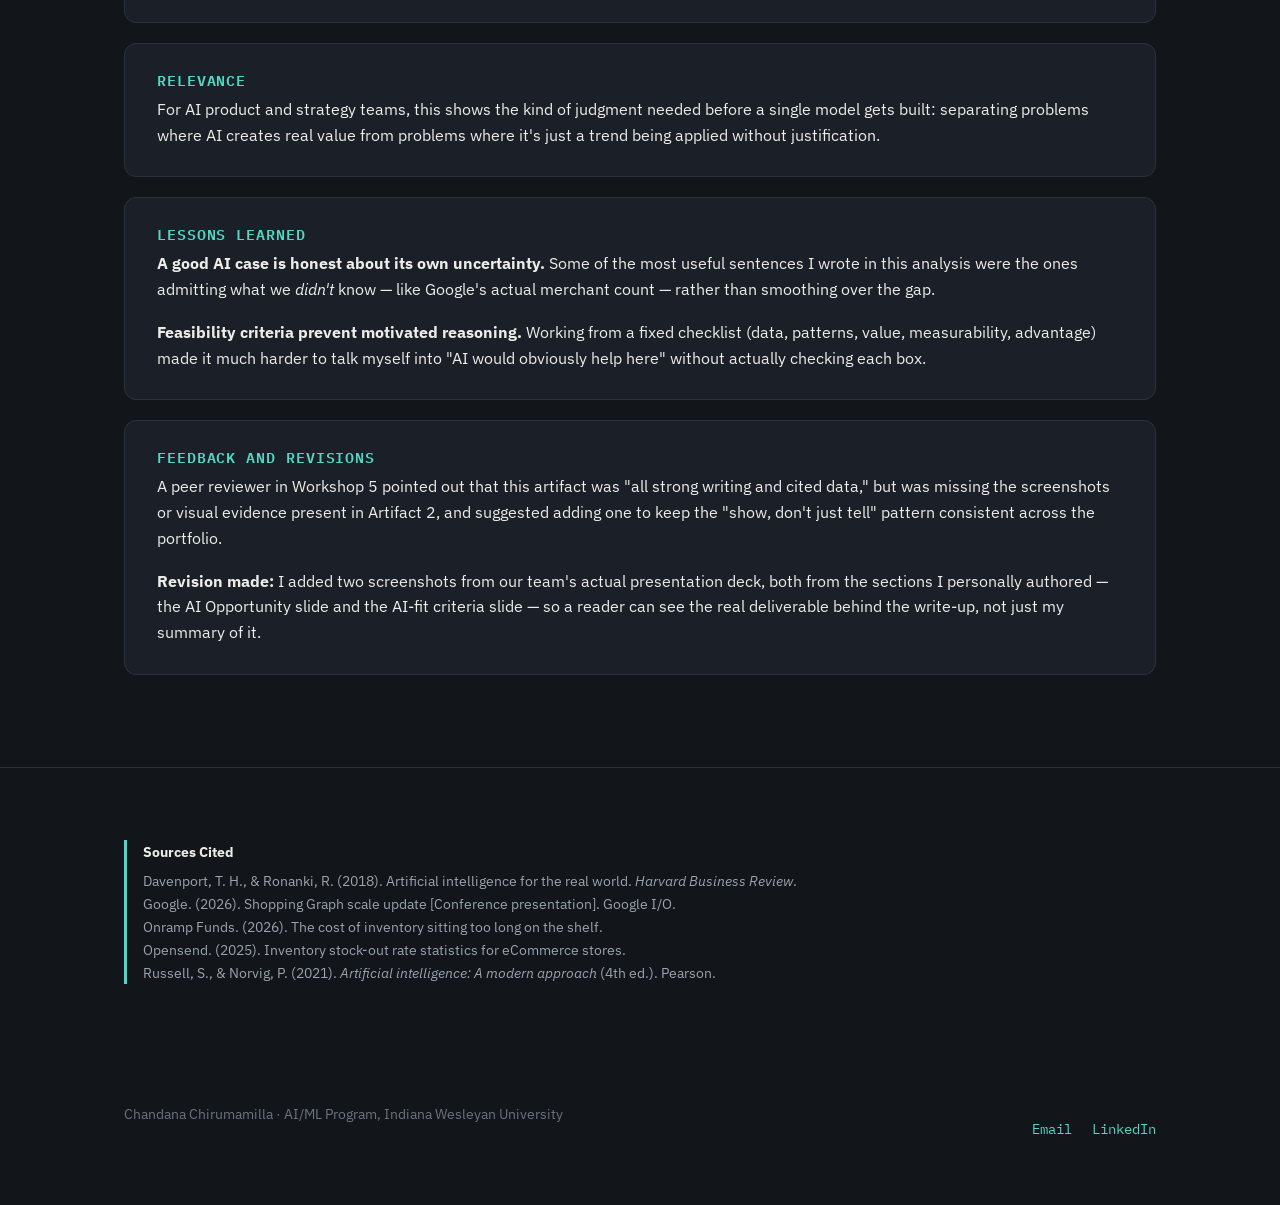
<file: artifact3.html>
<!DOCTYPE html>
<html lang="en">
<head>
<meta charset="UTF-8" />
<meta name="viewport" content="width=device-width, initial-scale=1.0" />
<title>Artifact 3 — AI Opportunity Discovery | Chandana Chirumamilla</title>
<link rel="preconnect" href="https://fonts.googleapis.com">
<link rel="preconnect" href="https://fonts.gstatic.com" crossorigin>
<link href="https://fonts.googleapis.com/css2?family=Fraunces:ital,wght@0,400;0,500;0,600;1,500&family=IBM+Plex+Sans:wght@400;500;600&family=IBM+Plex+Mono:wght@400;500&display=swap" rel="stylesheet">
<link rel="stylesheet" href="css/styles.css" />
</head>
<body>

<nav class="site-nav">
  <div class="container">
    <span class="brand"><strong>CC</strong> / AI-ML Portfolio</span>
    <button class="nav-toggle" aria-label="Toggle navigation">Menu</button>
    <ul class="nav-links">
      <li><a href="index.html">Home</a></li>
      <li><a href="about.html">About</a></li>
      <li><a href="artifact1.html">Artifact 1 — Timeline</a></li>
      <li><a href="artifact2.html">Artifact 2 — AI Lab</a></li>
      <li><a href="artifact3.html" class="active">Artifact 3 — AI Opportunity</a></li>
      <li><a href="artifact4.html">Artifact 4 — Communication</a></li>
      <li><a href="artifact5.html">Artifact 5 — ML Types</a></li>
    </ul>
  </div>
</nav>

<header class="hero" style="padding-bottom:48px;">
  <div class="container">
    <span class="eyebrow">Artifact 03 · Group Project, AIML-500</span>
    <h1>Is This Problem<br>Actually AI-Suited?</h1>
    <p class="hero-lede">
      A business case analysis asking whether Google Shopping's Merchant Center could
      become an AI-powered decision-support platform for retailers — and whether AI is
      genuinely the right tool for that job, or just the trendy one.
    </p>
    <div class="skill-tags reveal" style="margin-top:20px;">
      <span class="skill-tag">AI Feasibility Analysis</span>
      <span class="skill-tag">Business Case Development</span>
      <span class="skill-tag">Stakeholder Analysis</span>
      <span class="skill-tag">Technical Writing</span>
      <span class="skill-tag">Research &amp; Citation</span>
    </div>
  </div>
</header>

<section>
  <div class="container">
    <div class="reflection-block reveal">
      <h3>Introduction</h3>
      <p>
        My first two artifacts showed research synthesis and hands-on building. This one
        shows something different again: the ability to evaluate whether a problem is
        actually a good fit for AI in the first place — a judgment call that matters more
        than people expect, since not every business problem needs a machine learning
        solution just because one is fashionable.
      </p>
      <p class="muted" style="margin-bottom:0;">
        For AI product and strategy teams, I think this is a core skill that's easy to
        undervalue: before anyone builds anything, someone has to make the case — with
        evidence, not enthusiasm — that AI is the right tool for a specific problem, and
        be honest about where it might not be.
      </p>
    </div>

    <div class="placeholder-note reveal">
      This was a group project completed with classmates for AIML-500. My contribution
      focused specifically on the <strong>AI Opportunity</strong> and <strong>Why AI Is a
      Good Fit</strong> sections of the analysis — evaluating the underlying problem
      against standard criteria for AI suitability. The write-up below reflects that
      contribution; the full team project also covered the business problem framing,
      financial value modeling, data requirements, and a phased rollout plan.
    </div>

    <div class="reflection-block reveal">
      <h3>Objective</h3>
      <p style="margin-bottom:0;">
        Evaluate whether Google Shopping's Merchant Center data could support an
        AI-powered recommendation layer for retailers, using a structured feasibility
        framework rather than assuming AI was the right approach by default.
      </p>
    </div>

    <div class="reflection-block reveal">
      <h3>Tools &amp; Technologies Used</h3>
      <div class="skill-tags">
        <span class="skill-tag">AI Feasibility Framework</span>
        <span class="skill-tag">Business Case Analysis</span>
        <span class="skill-tag">Google Docs / Slides — team deliverable</span>
        <span class="skill-tag">Academic &amp; Industry Research</span>
      </div>
    </div>
  </div>
</section>

<section>
  <div class="container">
    <div class="section-head reveal">
      <span class="eyebrow">The context</span>
      <h2>The gap in Google Shopping</h2>
      <p class="muted">
        Merchant Center tells sellers what already happened — impressions, clicks,
        conversion rate. It doesn't tell them what to do next: what to price a product,
        how much inventory to buy, or which listings are worth advertising. Our team
        explored whether that gap could be closed with an AI-powered recommendation layer
        sitting on top of data Google already collects.
      </p>
    </div>

    <div class="reveal" style="margin-top:32px;">
      <svg viewBox="0 0 700 280" style="width:100%; max-width:640px; margin:0 auto; display:block;">
        <text x="0" y="20" fill="var(--text-faint)" font-family="IBM Plex Mono, monospace" font-size="12" letter-spacing="1">GOOGLE SHOPPING GRAPH — LISTINGS INDEXED (BILLIONS)</text>

        <line x1="60" y1="220" x2="660" y2="220" stroke="var(--border)" stroke-width="1"/>

        <rect x="110" y="118" width="90" height="102" fill="#4fd8c4"/>
        <text x="155" y="240" fill="var(--text-muted)" font-family="IBM Plex Mono, monospace" font-size="12" text-anchor="middle">2023</text>
        <text x="155" y="108" fill="var(--text)" font-family="IBM Plex Mono, monospace" font-size="14" text-anchor="middle" font-weight="600">35B</text>

        <rect x="290" y="74" width="90" height="146" fill="#8fd8b8"/>
        <text x="335" y="240" fill="var(--text-muted)" font-family="IBM Plex Mono, monospace" font-size="12" text-anchor="middle">Jan 2026</text>
        <text x="335" y="64" fill="var(--text)" font-family="IBM Plex Mono, monospace" font-size="14" text-anchor="middle" font-weight="600">50B</text>

        <rect x="470" y="45" width="90" height="175" fill="#ff9b4d"/>
        <text x="515" y="240" fill="var(--text-muted)" font-family="IBM Plex Mono, monospace" font-size="12" text-anchor="middle">May 2026</text>
        <text x="515" y="35" fill="var(--text)" font-family="IBM Plex Mono, monospace" font-size="14" text-anchor="middle" font-weight="600">60B</text>
      </svg>
      <p class="muted" style="text-align:center; font-size:0.82rem; font-family:var(--font-mono); margin-top:8px;">
        Source: Google, Shopping Graph scale update, Google I/O 2026
      </p>
    </div>
  </div>
</section>

<section>
  <div class="container">
    <div class="section-head reveal">
      <span class="eyebrow">Process — My Contribution</span>
      <h2>Testing the problem against AI-fit criteria</h2>
      <p class="muted">Rather than assuming AI was the right approach, I evaluated the problem against five standard criteria for whether a business problem is genuinely suited to an AI solution.</p>
    </div>

    <div class="card-grid">
      <div class="card reveal">
        <span class="tag">Criterion 1</span>
        <h3>Historical data exists</h3>
        <p class="muted">Google already collects rich data through Merchant Center and Google Ads — impressions, click-through rates, conversions, pricing history, and reviews across millions of listings.</p>
      </div>
      <div class="card reveal">
        <span class="tag">Criterion 2</span>
        <h3>Patterns exist in the data</h3>
        <p class="muted">Shopping behavior follows recognizable rhythms — seasonal spikes, regional preferences, and predictable product lifecycle curves — exactly what ML models are built to detect.</p>
      </div>
      <div class="card reveal">
        <span class="tag">Criterion 3</span>
        <h3>Predictions create real value</h3>
        <p class="muted">Knowing in advance which products will trend or what price will convert directly changes purchasing and ad decisions before money is spent — not an academic exercise.</p>
      </div>
      <div class="card reveal">
        <span class="tag">Criterion 4</span>
        <h3>Success can be measured</h3>
        <p class="muted">Impact shows up in metrics merchants already track — revenue, conversion rate, inventory turnover, and return on ad spend — so before-and-after comparison is straightforward.</p>
      </div>
      <div class="card reveal">
        <span class="tag">Criterion 5</span>
        <h3>AI offers a genuine advantage</h3>
        <p class="muted">Across millions of SKUs and merchants, manual analysis at this scale simply isn't possible — this is the difference between a task that can be done at all and one that can't.</p>
      </div>
    </div>

    <div class="reveal" style="margin-top:32px;">
      <img src="images/artifact3-ai-opportunity-slide.jpg" alt="Slide from the team presentation titled 'Why this needs machine learning, not just better dashboards,' outlining the AI opportunity"
           style="width:100%; border-radius:10px; border:1px solid var(--border);">
      <p class="muted" style="text-align:center; font-size:0.8rem; font-family:var(--font-mono); margin-top:8px;">
        Slide from our team presentation — the AI Opportunity section, my contribution.
      </p>
    </div>

    <div class="reveal" style="margin-top:24px;">
      <img src="images/artifact3-ai-fit-slide.jpg" alt="Slide from the team presentation titled 'This problem clears every standard AI-suitability test,' showing the five criteria with checkmarks"
           style="width:100%; border-radius:10px; border:1px solid var(--border);">
      <p class="muted" style="text-align:center; font-size:0.8rem; font-family:var(--font-mono); margin-top:8px;">
        The same five criteria as presented in the deck — this slide was also my contribution.
      </p>
    </div>
  </div>
</section>

<section>
  <div class="container">
    <div class="section-head reveal">
      <span class="eyebrow">What AI would actually predict</span>
      <h2>From signals to specific predictions</h2>
      <p class="muted">
        Part of my analysis involved translating "AI could help here" into specific,
        answerable predictions — since a business case needs concrete outputs, not just a
        general endorsement of the technology.
      </p>
    </div>

    <div class="card-grid reveal" style="margin-bottom:40px;">
      <div class="card" style="text-align:center; border-top:3px solid #ff9b4d;">
        <div style="font-family:var(--font-display); font-size:2.4rem; color:#ff9b4d; font-weight:600;">1.9%</div>
        <p class="muted" style="margin-bottom:0; font-size:0.88rem;">Average Google Shopping conversion rate — the gap an AI recommendation layer is positioned to close.</p>
      </div>
      <div class="card" style="text-align:center; border-top:3px solid #8fd8b8;">
        <div style="font-family:var(--font-display); font-size:2.4rem; color:#8fd8b8; font-weight:600;">15–30%</div>
        <p class="muted" style="margin-bottom:0; font-size:0.88rem;">Share of retail inventory industry-wide that sits dead or slow-moving — the target for demand forecasting.</p>
      </div>
      <div class="card" style="text-align:center; border-top:3px solid #4fd8c4;">
        <div style="font-family:var(--font-display); font-size:2.4rem; color:#4fd8c4; font-weight:600;">$1.7T</div>
        <p class="muted" style="margin-bottom:0; font-size:0.88rem;">Estimated global cost of inventory distortion annually — stockouts and overstock combined.</p>
      </div>
    </div>

    <div class="timeline">
      <div class="era reveal" style="--dot-color:#4fd8c4;">
        <span class="era-range">Demand</span>
        <h3>Expected future demand per product</h3>
        <p class="muted" style="margin-bottom:0;">Flagging products likely to underperform before a merchant commits capital to inventory — directly targeting the estimated 15–30% of retail inventory that sits dead or slow-moving industry-wide.</p>
      </div>
      <div class="era reveal" style="--dot-color:#8fd8b8;">
        <span class="era-range">Pricing</span>
        <h3>The price point that balances margin and conversion</h3>
        <p class="muted" style="margin-bottom:0;">Recommending prices calibrated to lift conversion above the roughly 1.9% industry average for Google Shopping, without giving away margin unnecessarily.</p>
      </div>
      <div class="era reveal" style="--dot-color:#ffb877;">
        <span class="era-range">Inventory</span>
        <h3>The stock level that avoids both extremes</h3>
        <p class="muted" style="margin-bottom:0;">Right-sizing inventory to reduce stockouts and overstock — addressing a documented, multi-billion-dollar global inventory-distortion problem.</p>
      </div>
      <div class="era reveal" style="--dot-color:#ff9b4d;">
        <span class="era-range">Ad Spend</span>
        <h3>Where advertising budget should actually go</h3>
        <p class="muted" style="margin-bottom:0;">Shifting budget away from low-demand products toward listings most likely to convert, improving return on ad spend across a merchant's full catalog.</p>
      </div>
    </div>
  </div>
</section>

<section>
  <div class="container">
    <div class="reflection-block reveal">
      <h3>Challenges &amp; Solutions</h3>
      <p>
        <strong>Challenge:</strong> Google doesn't publish an official merchant count,
        success-rate baseline, or internal performance data — so I couldn't back the
        AI-fit case with company-specific numbers, which made it tempting to either
        overstate confidence or fall back on vague claims.
      </p>
      <p style="margin-bottom:0;">
        <strong>Solution:</strong> I anchored the analysis in independently sourced,
        cited industry benchmarks instead — Google's own published Shopping Graph scale
        figures, third-party inventory-distortion research, and published conversion-rate
        averages — and was explicit in the writeup about which numbers were verified
        facts versus illustrative estimates. That distinction mattered more than making
        the case sound more certain than the evidence supported.
      </p>
    </div>

    <div class="section-head reveal" style="margin-top:12px;">
      <span class="eyebrow">Value Proposition of the Artifact</span>
      <h2>What this artifact demonstrates</h2>
      <p class="muted">
        This artifact shows I can evaluate whether AI is actually the right solution to a
        business problem — using a structured framework rather than intuition — and back
        that judgment with cited, verifiable evidence instead of assumptions.
      </p>
    </div>

    <div class="reflection-block reveal">
      <h3>Unique Value</h3>
      <p style="margin-bottom:0;">
        Rather than defaulting to "AI can help with this," I treated AI-suitability as a
        hypothesis to test against explicit criteria, and was willing to flag where the
        evidence was strong (data availability, measurability) versus where it rested on
        illustrative assumptions (the exact scale of financial upside).
      </p>
    </div>

    <div class="reflection-block reveal">
      <h3>Relevance</h3>
      <p style="margin-bottom:0;">
        For AI product and strategy teams, this shows the kind of judgment needed before
        a single model gets built: separating problems where AI creates real value from
        problems where it's just a trend being applied without justification.
      </p>
    </div>

    <div class="reflection-block reveal">
      <h3>Lessons Learned</h3>
      <p><strong>A good AI case is honest about its own uncertainty.</strong> Some of the most useful sentences I wrote in this analysis were the ones admitting what we <em>didn't</em> know — like Google's actual merchant count — rather than smoothing over the gap.</p>
      <p style="margin-bottom:0;"><strong>Feasibility criteria prevent motivated reasoning.</strong> Working from a fixed checklist (data, patterns, value, measurability, advantage) made it much harder to talk myself into "AI would obviously help here" without actually checking each box.</p>
    </div>

    <div class="reflection-block reveal">
      <h3>Feedback and Revisions</h3>
      <p>
        A peer reviewer in Workshop 5 pointed out that this artifact was "all strong
        writing and cited data," but was missing the screenshots or visual evidence
        present in Artifact 2, and suggested adding one to keep the "show, don't just
        tell" pattern consistent across the portfolio.
      </p>
      <p style="margin-bottom:0;">
        <strong>Revision made:</strong> I added two screenshots from our team's actual
        presentation deck, both from the sections I personally authored — the AI
        Opportunity slide and the AI-fit criteria slide — so a reader can see the real
        deliverable behind the write-up, not just my summary of it.
      </p>
    </div>
  </div>
</section>

<section>
  <div class="container">
    <div class="disclosure reveal">
      <strong style="color:var(--text); display:block; margin-bottom:6px;">Sources Cited</strong>
      Davenport, T. H., &amp; Ronanki, R. (2018). Artificial intelligence for the real world. <em>Harvard Business Review</em>.<br>
      Google. (2026). Shopping Graph scale update [Conference presentation]. Google I/O.<br>
      Onramp Funds. (2026). The cost of inventory sitting too long on the shelf.<br>
      Opensend. (2025). Inventory stock-out rate statistics for eCommerce stores.<br>
      Russell, S., &amp; Norvig, P. (2021). <em>Artificial intelligence: A modern approach</em> (4th ed.). Pearson.
    </div>
  </div>
</section>

<footer>
  <div class="container footer-grid">
    <div>
      <p class="footer-note">Chandana Chirumamilla · AI/ML Program, Indiana Wesleyan University</p>
    </div>
    <div class="contact-links">
      <a href="mailto:chandana.chirumamilla@myemail.indwes.edu">Email</a>
      <a href="https://www.linkedin.com/in/chandana1203/" target="_blank" rel="noopener">LinkedIn</a>
    </div>
  </div>
</footer>

<script src="js/main.js"></script>
</body>
</html>
</file>
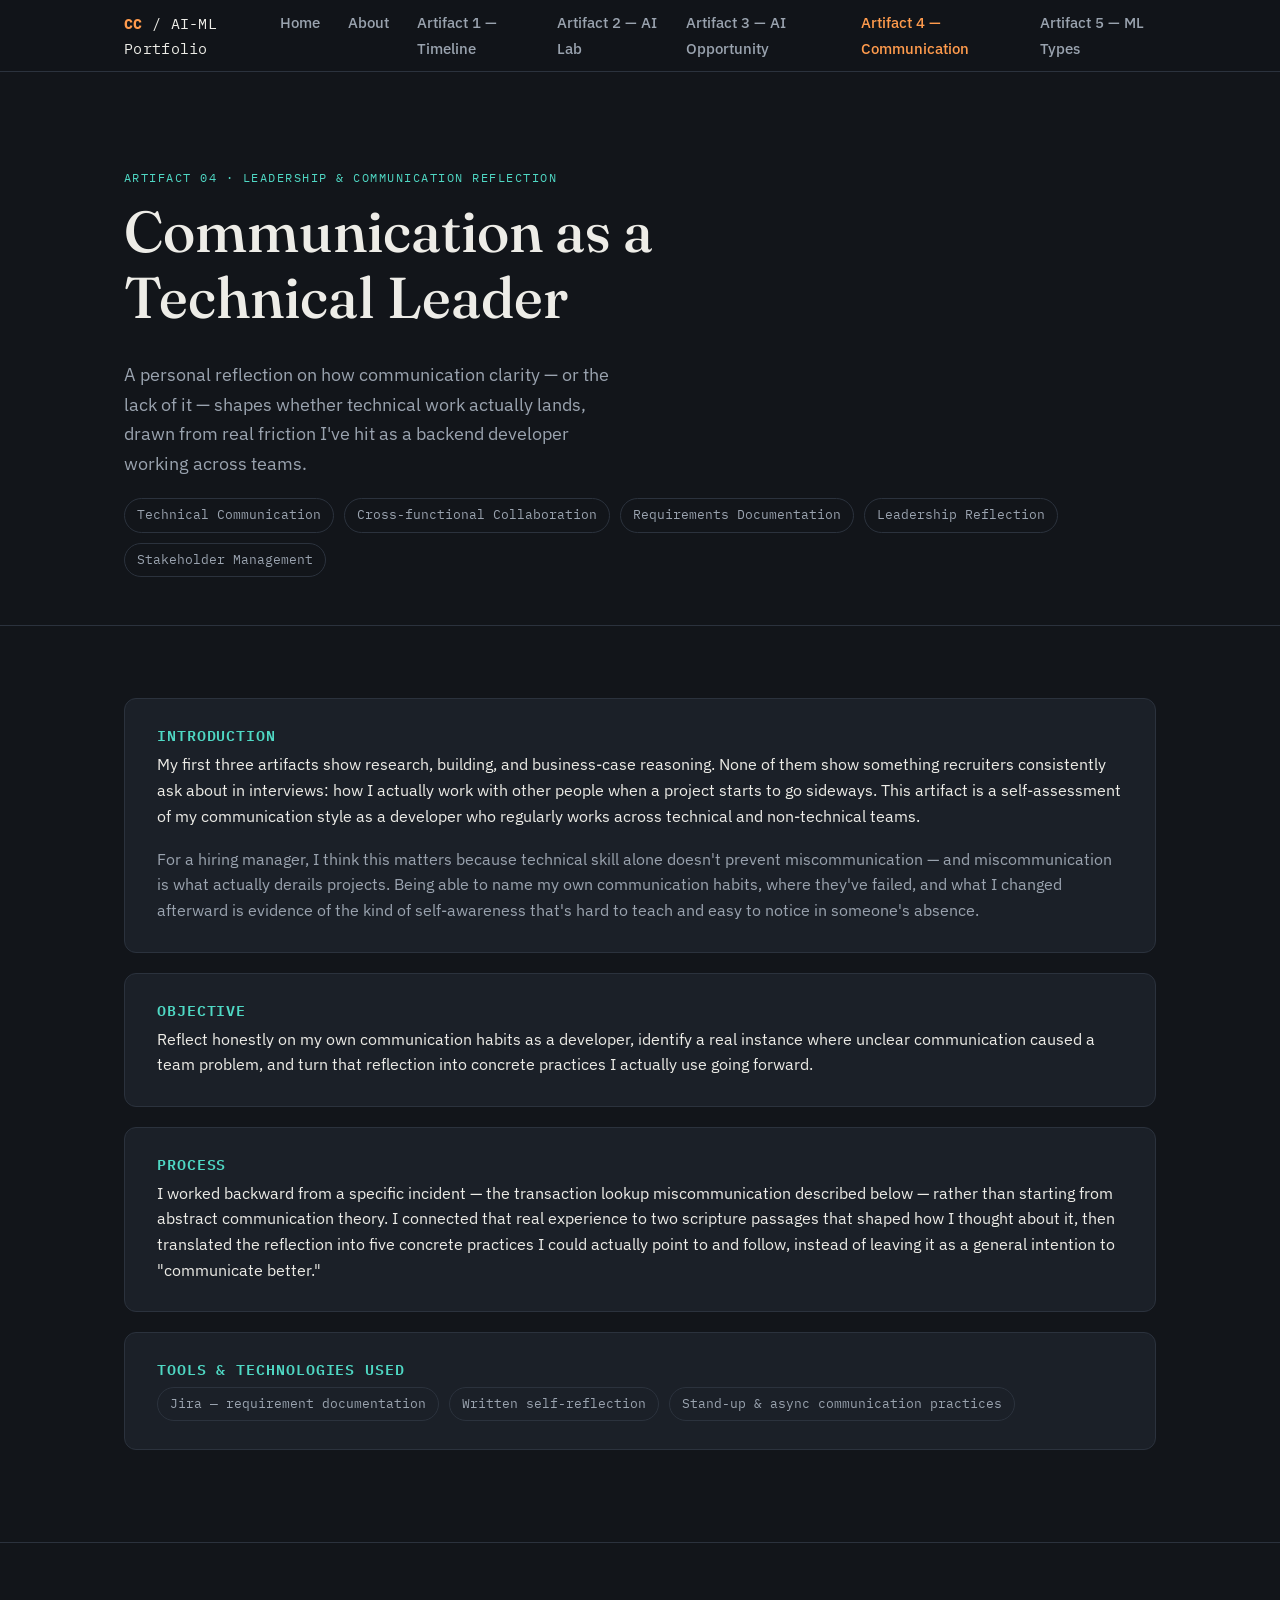
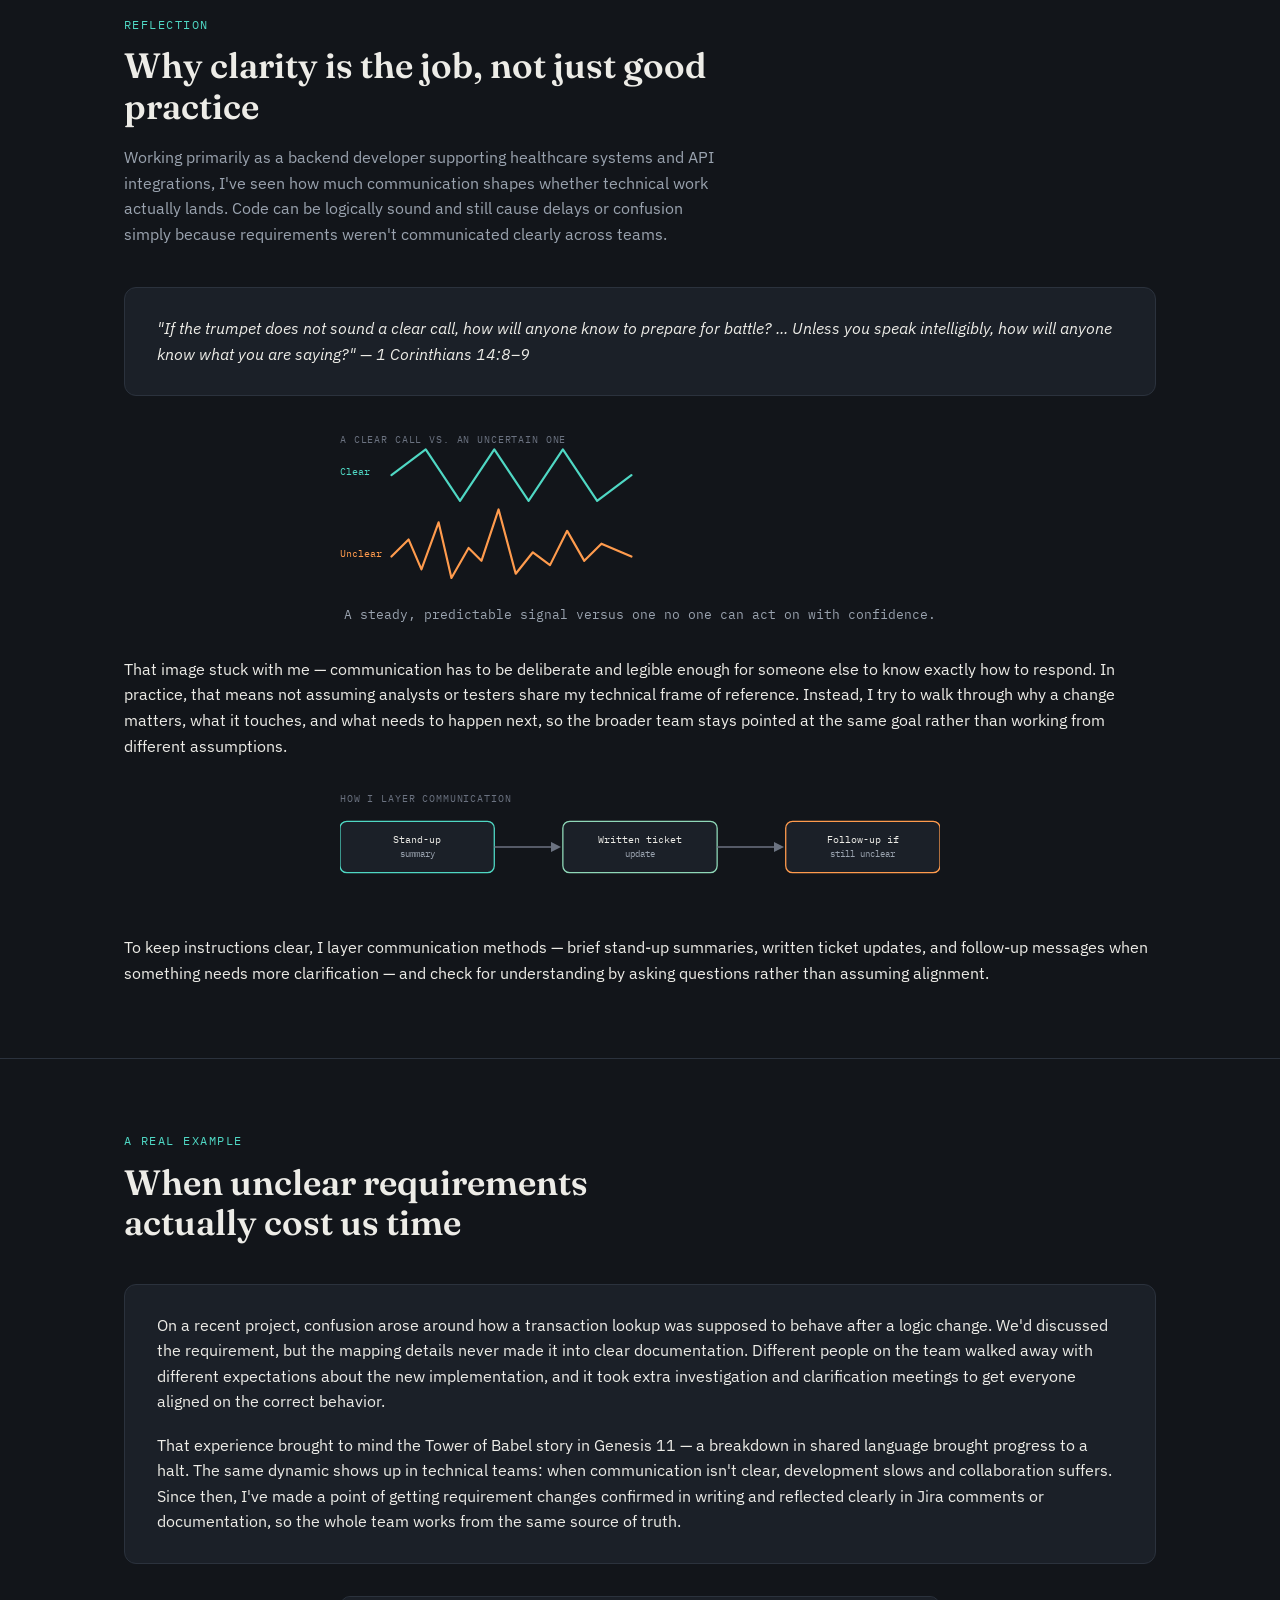
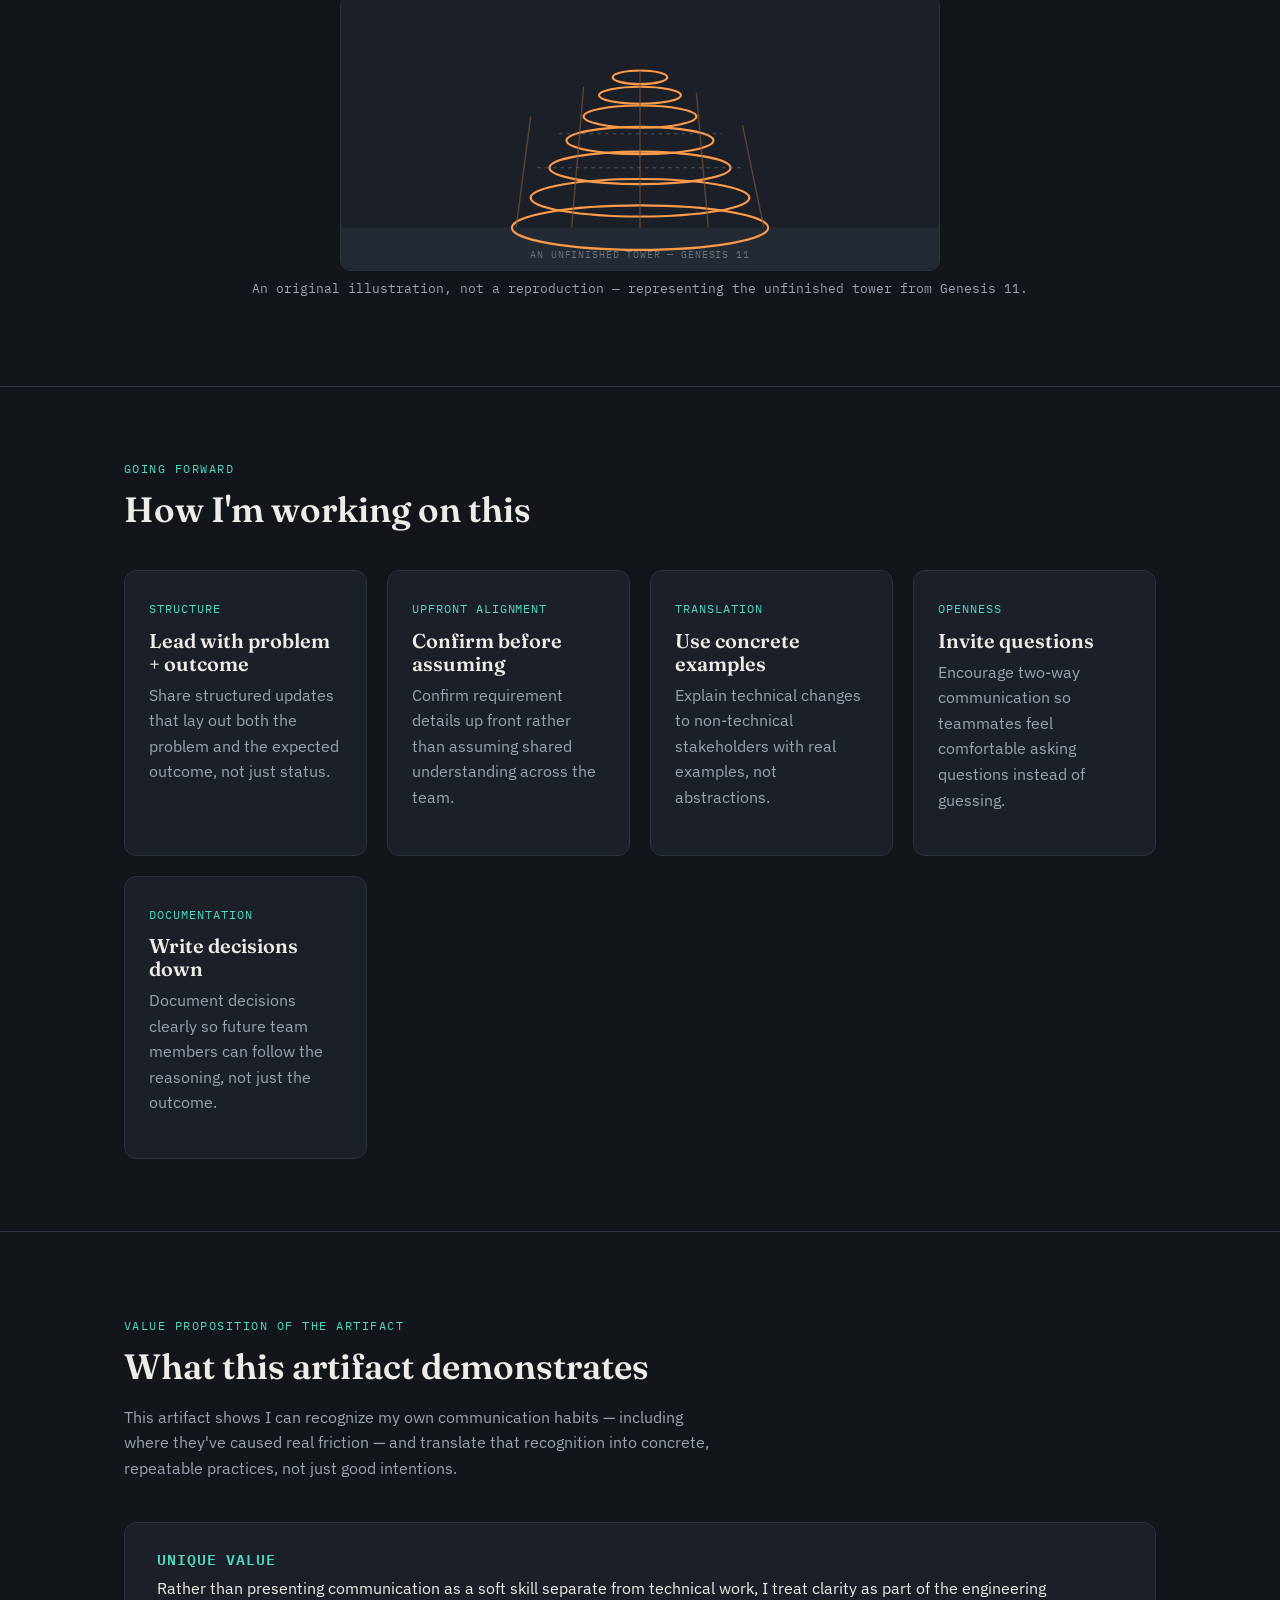
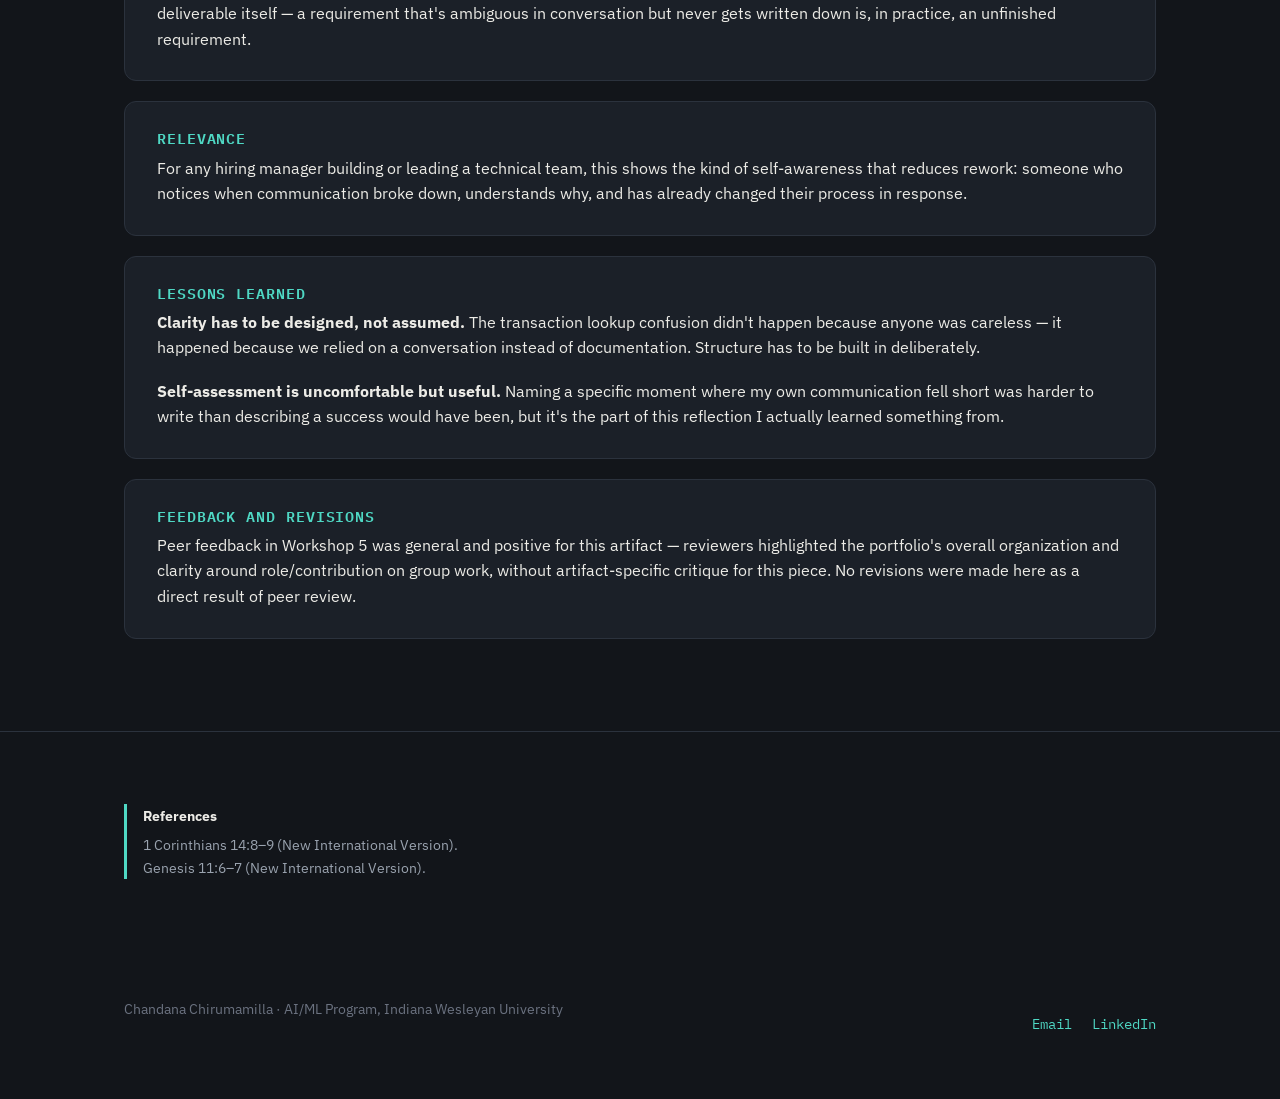
<file: artifact4.html>
<!DOCTYPE html>
<html lang="en">
<head>
<meta charset="UTF-8" />
<meta name="viewport" content="width=device-width, initial-scale=1.0" />
<title>Artifact 4 — Communication as a Technical Leader | Chandana Chirumamilla</title>
<link rel="preconnect" href="https://fonts.googleapis.com">
<link rel="preconnect" href="https://fonts.gstatic.com" crossorigin>
<link href="https://fonts.googleapis.com/css2?family=Fraunces:ital,wght@0,400;0,500;0,600;1,500&family=IBM+Plex+Sans:wght@400;500;600&family=IBM+Plex+Mono:wght@400;500&display=swap" rel="stylesheet">
<link rel="stylesheet" href="css/styles.css" />
</head>
<body>

<nav class="site-nav">
  <div class="container">
    <span class="brand"><strong>CC</strong> / AI-ML Portfolio</span>
    <button class="nav-toggle" aria-label="Toggle navigation">Menu</button>
    <ul class="nav-links">
      <li><a href="index.html">Home</a></li>
      <li><a href="about.html">About</a></li>
      <li><a href="artifact1.html">Artifact 1 — Timeline</a></li>
      <li><a href="artifact2.html">Artifact 2 — AI Lab</a></li>
      <li><a href="artifact3.html">Artifact 3 — AI Opportunity</a></li>
      <li><a href="artifact4.html" class="active">Artifact 4 — Communication</a></li>
      <li><a href="artifact5.html">Artifact 5 — ML Types</a></li>
    </ul>
  </div>
</nav>

<header class="hero" style="padding-bottom:48px;">
  <div class="container">
    <span class="eyebrow">Artifact 04 · Leadership &amp; Communication Reflection</span>
    <h1>Communication as a<br>Technical Leader</h1>
    <p class="hero-lede">
      A personal reflection on how communication clarity — or the lack of it — shapes
      whether technical work actually lands, drawn from real friction I've hit as a
      backend developer working across teams.
    </p>
    <div class="skill-tags reveal" style="margin-top:20px;">
      <span class="skill-tag">Technical Communication</span>
      <span class="skill-tag">Cross-functional Collaboration</span>
      <span class="skill-tag">Requirements Documentation</span>
      <span class="skill-tag">Leadership Reflection</span>
      <span class="skill-tag">Stakeholder Management</span>
    </div>
  </div>
</header>

<section>
  <div class="container">
    <div class="reflection-block reveal">
      <h3>Introduction</h3>
      <p>
        My first three artifacts show research, building, and business-case reasoning.
        None of them show something recruiters consistently ask about in interviews:
        how I actually work with other people when a project starts to go sideways.
        This artifact is a self-assessment of my communication style as a developer
        who regularly works across technical and non-technical teams.
      </p>
      <p class="muted" style="margin-bottom:0;">
        For a hiring manager, I think this matters because technical skill alone
        doesn't prevent miscommunication — and miscommunication is what actually
        derails projects. Being able to name my own communication habits, where they've
        failed, and what I changed afterward is evidence of the kind of self-awareness
        that's hard to teach and easy to notice in someone's absence.
      </p>
    </div>

    <div class="reflection-block reveal">
      <h3>Objective</h3>
      <p style="margin-bottom:0;">
        Reflect honestly on my own communication habits as a developer, identify a real
        instance where unclear communication caused a team problem, and turn that
        reflection into concrete practices I actually use going forward.
      </p>
    </div>

    <div class="reflection-block reveal">
      <h3>Process</h3>
      <p style="margin-bottom:0;">
        I worked backward from a specific incident — the transaction lookup
        miscommunication described below — rather than starting from abstract
        communication theory. I connected that real experience to two scripture
        passages that shaped how I thought about it, then translated the reflection into
        five concrete practices I could actually point to and follow, instead of leaving
        it as a general intention to "communicate better."
      </p>
    </div>

    <div class="reflection-block reveal">
      <h3>Tools &amp; Technologies Used</h3>
      <div class="skill-tags">
        <span class="skill-tag">Jira — requirement documentation</span>
        <span class="skill-tag">Written self-reflection</span>
        <span class="skill-tag">Stand-up &amp; async communication practices</span>
      </div>
    </div>
  </div>
</section>

<section>
  <div class="container">
    <div class="section-head reveal">
      <span class="eyebrow">Reflection</span>
      <h2>Why clarity is the job, not just good practice</h2>
      <p class="muted">
        Working primarily as a backend developer supporting healthcare systems and API
        integrations, I've seen how much communication shapes whether technical work
        actually lands. Code can be logically sound and still cause delays or confusion
        simply because requirements weren't communicated clearly across teams.
      </p>
    </div>

    <div class="reflection-block reveal">
      <p style="margin-bottom:0; font-style:italic;">
        "If the trumpet does not sound a clear call, how will anyone know to prepare for
        battle? ... Unless you speak intelligibly, how will anyone know what you are
        saying?" — 1 Corinthians 14:8–9
      </p>
    </div>

    <div class="reveal" style="margin:32px 0;">
      <svg viewBox="0 0 700 200" style="width:100%; max-width:600px; margin:0 auto; display:block;">
        <text x="0" y="18" fill="var(--text-faint)" font-family="IBM Plex Mono, monospace" font-size="12" letter-spacing="1">A CLEAR CALL VS. AN UNCERTAIN ONE</text>

        <text x="0" y="55" fill="#4fd8c4" font-family="IBM Plex Mono, monospace" font-size="12">Clear</text>
        <path d="M60 55 L100 25 L140 85 L180 25 L220 85 L260 25 L300 85 L340 55"
              fill="none" stroke="#4fd8c4" stroke-width="2.5" stroke-linecap="round" stroke-linejoin="round"/>

        <text x="0" y="150" fill="#ff9b4d" font-family="IBM Plex Mono, monospace" font-size="12">Unclear</text>
        <path d="M60 150 L80 130 L95 165 L115 110 L130 175 L150 140 L165 155 L185 95 L205 170 L225 145 L245 160 L265 120 L285 155 L305 135 L340 150"
              fill="none" stroke="#ff9b4d" stroke-width="2.5" stroke-linecap="round" stroke-linejoin="round"/>
      </svg>
      <p class="muted" style="text-align:center; font-size:0.82rem; font-family:var(--font-mono); margin-top:4px;">
        A steady, predictable signal versus one no one can act on with confidence.
      </p>
    </div>

    <p class="reveal">
      That image stuck with me — communication has to be deliberate and legible enough
      for someone else to know exactly how to respond. In practice, that means not
      assuming analysts or testers share my technical frame of reference. Instead, I try
      to walk through why a change matters, what it touches, and what needs to happen
      next, so the broader team stays pointed at the same goal rather than working from
      different assumptions.
    </p>

    <div class="reveal" style="margin:28px 0;">
      <svg viewBox="0 0 700 140" style="width:100%; max-width:600px; margin:0 auto; display:block;">
        <text x="0" y="18" fill="var(--text-faint)" font-family="IBM Plex Mono, monospace" font-size="12" letter-spacing="1">HOW I LAYER COMMUNICATION</text>

        <rect x="0" y="40" width="180" height="60" rx="8" fill="var(--panel)" stroke="#4fd8c4" stroke-width="1.5"/>
        <text x="90" y="65" fill="var(--text)" font-family="IBM Plex Mono, monospace" font-size="12" text-anchor="middle">Stand-up</text>
        <text x="90" y="82" fill="var(--text-muted)" font-family="IBM Plex Mono, monospace" font-size="10" text-anchor="middle">summary</text>

        <path d="M180 70 H255" stroke="var(--text-faint)" stroke-width="1.5" marker-end="url(#arrow4)"/>

        <rect x="260" y="40" width="180" height="60" rx="8" fill="var(--panel)" stroke="#8fd8b8" stroke-width="1.5"/>
        <text x="350" y="65" fill="var(--text)" font-family="IBM Plex Mono, monospace" font-size="12" text-anchor="middle">Written ticket</text>
        <text x="350" y="82" fill="var(--text-muted)" font-family="IBM Plex Mono, monospace" font-size="10" text-anchor="middle">update</text>

        <path d="M440 70 H515" stroke="var(--text-faint)" stroke-width="1.5" marker-end="url(#arrow4)"/>

        <rect x="520" y="40" width="180" height="60" rx="8" fill="var(--panel)" stroke="#ff9b4d" stroke-width="1.5"/>
        <text x="610" y="65" fill="var(--text)" font-family="IBM Plex Mono, monospace" font-size="12" text-anchor="middle">Follow-up if</text>
        <text x="610" y="82" fill="var(--text-muted)" font-family="IBM Plex Mono, monospace" font-size="10" text-anchor="middle">still unclear</text>

        <defs>
          <marker id="arrow4" markerWidth="8" markerHeight="8" refX="6" refY="4" orient="auto">
            <path d="M0,0 L8,4 L0,8 Z" fill="var(--text-faint)"/>
          </marker>
        </defs>
      </svg>
    </div>

    <p class="reveal" style="margin-bottom:0;">
      To keep instructions clear, I layer communication methods — brief stand-up
      summaries, written ticket updates, and follow-up messages when something needs
      more clarification — and check for understanding by asking questions rather than
      assuming alignment.
    </p>
  </div>
</section>

<section>
  <div class="container">
    <div class="section-head reveal">
      <span class="eyebrow">A real example</span>
      <h2>When unclear requirements actually cost us time</h2>
    </div>

    <div class="reflection-block reveal">
      <p>
        On a recent project, confusion arose around how a transaction lookup was
        supposed to behave after a logic change. We'd discussed the requirement, but
        the mapping details never made it into clear documentation. Different people on
        the team walked away with different expectations about the new implementation,
        and it took extra investigation and clarification meetings to get everyone
        aligned on the correct behavior.
      </p>
      <p style="margin-bottom:0;">
        That experience brought to mind the Tower of Babel story in Genesis 11 — a
        breakdown in shared language brought progress to a halt. The same dynamic shows
        up in technical teams: when communication isn't clear, development slows and
        collaboration suffers. Since then, I've made a point of getting requirement
        changes confirmed in writing and reflected clearly in Jira comments or
        documentation, so the whole team works from the same source of truth.
      </p>
    </div>

    <div class="reveal" style="margin-top:32px;">
      <svg viewBox="0 0 700 320" style="width:100%; max-width:600px; margin:0 auto; display:block; background:var(--panel); border-radius:10px; border:1px solid var(--border);">
        <!-- sky -->
        <rect x="0" y="0" width="700" height="320" fill="var(--panel)"/>
        <!-- ground -->
        <rect x="0" y="270" width="700" height="50" fill="var(--panel-raised)"/>
        <!-- spiral unfinished tower, tapering, with visible construction gaps -->
        <g fill="none" stroke="#ff9b4d" stroke-width="2.5" stroke-linecap="round">
          <ellipse cx="350" cy="270" rx="150" ry="26"/>
          <ellipse cx="350" cy="235" rx="128" ry="22"/>
          <ellipse cx="350" cy="200" rx="106" ry="19"/>
          <ellipse cx="350" cy="168" rx="86" ry="16"/>
          <ellipse cx="350" cy="140" rx="66" ry="13"/>
          <ellipse cx="350" cy="115" rx="48" ry="10"/>
          <ellipse cx="350" cy="94" rx="32" ry="8"/>
        </g>
        <!-- vertical construction lines, deliberately uneven / incomplete -->
        <g stroke="#7a5636" stroke-width="1.6" opacity="0.7">
          <line x1="205" y1="270" x2="222" y2="140"/>
          <line x1="270" y1="270" x2="284" y2="105"/>
          <line x1="350" y1="270" x2="350" y2="86"/>
          <line x1="430" y1="270" x2="416" y2="112"/>
          <line x1="495" y1="270" x2="470" y2="150"/>
        </g>
        <!-- scaffolding gaps to suggest "unfinished" -->
        <g stroke="var(--text-faint)" stroke-width="1.2" stroke-dasharray="4 5" opacity="0.6">
          <line x1="230" y1="200" x2="470" y2="200"/>
          <line x1="255" y1="160" x2="445" y2="160"/>
        </g>
        <text x="350" y="305" text-anchor="middle" fill="var(--text-faint)" font-family="IBM Plex Mono, monospace" font-size="12" letter-spacing="1">AN UNFINISHED TOWER — GENESIS 11</text>
      </svg>
      <p class="muted" style="text-align:center; font-size:0.8rem; font-family:var(--font-mono); margin-top:8px;">
        An original illustration, not a reproduction — representing the unfinished tower from Genesis 11.
      </p>
    </div>
  </div>
</section>

<section>
  <div class="container">
    <div class="section-head reveal">
      <span class="eyebrow">Going forward</span>
      <h2>How I'm working on this</h2>
    </div>

    <div class="card-grid">
      <div class="card reveal">
        <span class="tag">Structure</span>
        <h3>Lead with problem + outcome</h3>
        <p class="muted">Share structured updates that lay out both the problem and the expected outcome, not just status.</p>
      </div>
      <div class="card reveal">
        <span class="tag">Upfront alignment</span>
        <h3>Confirm before assuming</h3>
        <p class="muted">Confirm requirement details up front rather than assuming shared understanding across the team.</p>
      </div>
      <div class="card reveal">
        <span class="tag">Translation</span>
        <h3>Use concrete examples</h3>
        <p class="muted">Explain technical changes to non-technical stakeholders with real examples, not abstractions.</p>
      </div>
      <div class="card reveal">
        <span class="tag">Openness</span>
        <h3>Invite questions</h3>
        <p class="muted">Encourage two-way communication so teammates feel comfortable asking questions instead of guessing.</p>
      </div>
      <div class="card reveal">
        <span class="tag">Documentation</span>
        <h3>Write decisions down</h3>
        <p class="muted">Document decisions clearly so future team members can follow the reasoning, not just the outcome.</p>
      </div>
    </div>
  </div>
</section>

<section>
  <div class="container">
    <div class="section-head reveal" style="margin-top:12px;">
      <span class="eyebrow">Value Proposition of the Artifact</span>
      <h2>What this artifact demonstrates</h2>
      <p class="muted">
        This artifact shows I can recognize my own communication habits — including
        where they've caused real friction — and translate that recognition into
        concrete, repeatable practices, not just good intentions.
      </p>
    </div>

    <div class="reflection-block reveal">
      <h3>Unique Value</h3>
      <p style="margin-bottom:0;">
        Rather than presenting communication as a soft skill separate from technical
        work, I treat clarity as part of the engineering deliverable itself — a
        requirement that's ambiguous in conversation but never gets written down is, in
        practice, an unfinished requirement.
      </p>
    </div>

    <div class="reflection-block reveal">
      <h3>Relevance</h3>
      <p style="margin-bottom:0;">
        For any hiring manager building or leading a technical team, this shows the
        kind of self-awareness that reduces rework: someone who notices when
        communication broke down, understands why, and has already changed their
        process in response.
      </p>
    </div>

    <div class="reflection-block reveal">
      <h3>Lessons Learned</h3>
      <p><strong>Clarity has to be designed, not assumed.</strong> The transaction lookup confusion didn't happen because anyone was careless — it happened because we relied on a conversation instead of documentation. Structure has to be built in deliberately.</p>
      <p style="margin-bottom:0;"><strong>Self-assessment is uncomfortable but useful.</strong> Naming a specific moment where my own communication fell short was harder to write than describing a success would have been, but it's the part of this reflection I actually learned something from.</p>
    </div>

    <div class="reflection-block reveal">
      <h3>Feedback and Revisions</h3>
      <p style="margin-bottom:0;">
        Peer feedback in Workshop 5 was general and positive for this artifact — reviewers
        highlighted the portfolio's overall organization and clarity around role/contribution
        on group work, without artifact-specific critique for this piece. No revisions were
        made here as a direct result of peer review.
      </p>
    </div>
  </div>
</section>

<section>
  <div class="container">
    <div class="disclosure reveal">
      <strong style="color:var(--text); display:block; margin-bottom:6px;">References</strong>
      1 Corinthians 14:8–9 (New International Version).<br>
      Genesis 11:6–7 (New International Version).
    </div>
  </div>
</section>

<footer>
  <div class="container footer-grid">
    <div>
      <p class="footer-note">Chandana Chirumamilla · AI/ML Program, Indiana Wesleyan University</p>
    </div>
    <div class="contact-links">
      <a href="mailto:chandana.chirumamilla@myemail.indwes.edu">Email</a>
      <a href="https://www.linkedin.com/in/chandana1203/" target="_blank" rel="noopener">LinkedIn</a>
    </div>
  </div>
</footer>

<script src="js/main.js"></script>
</body>
</html>
</file>
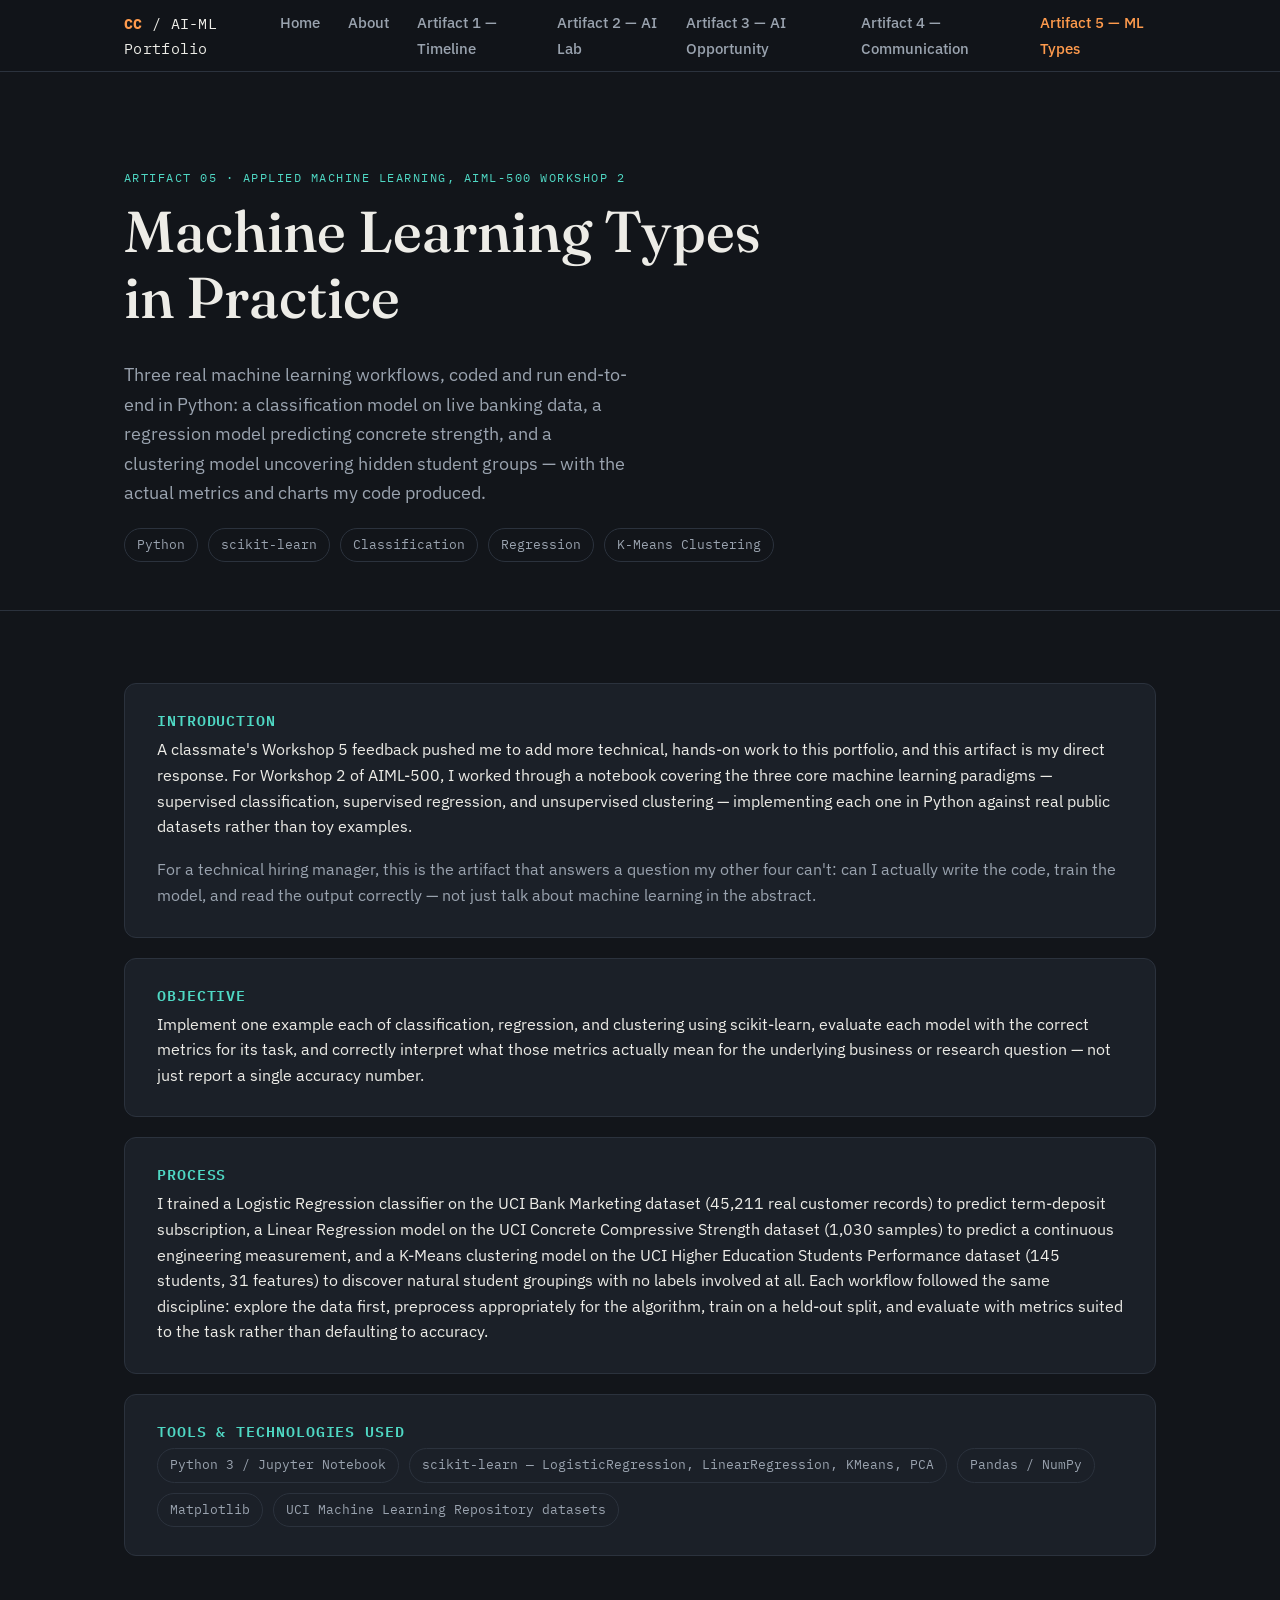
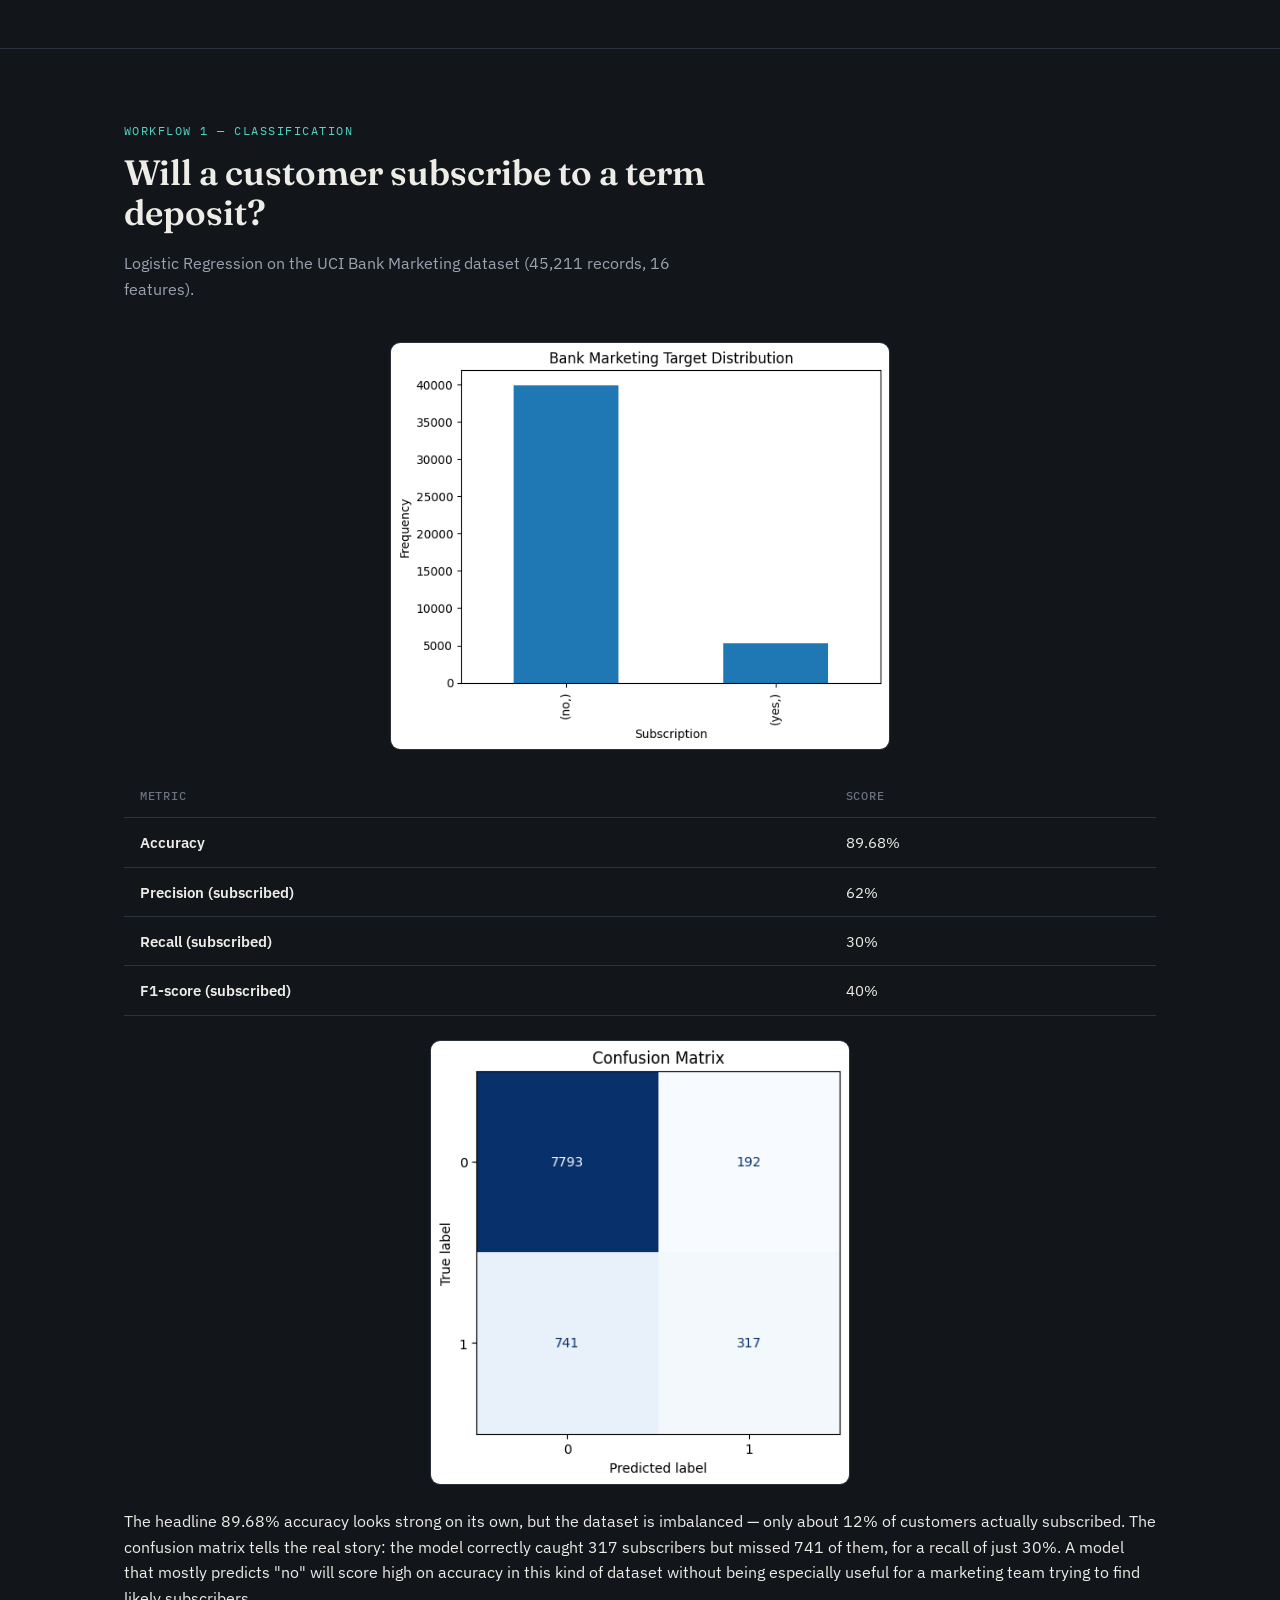
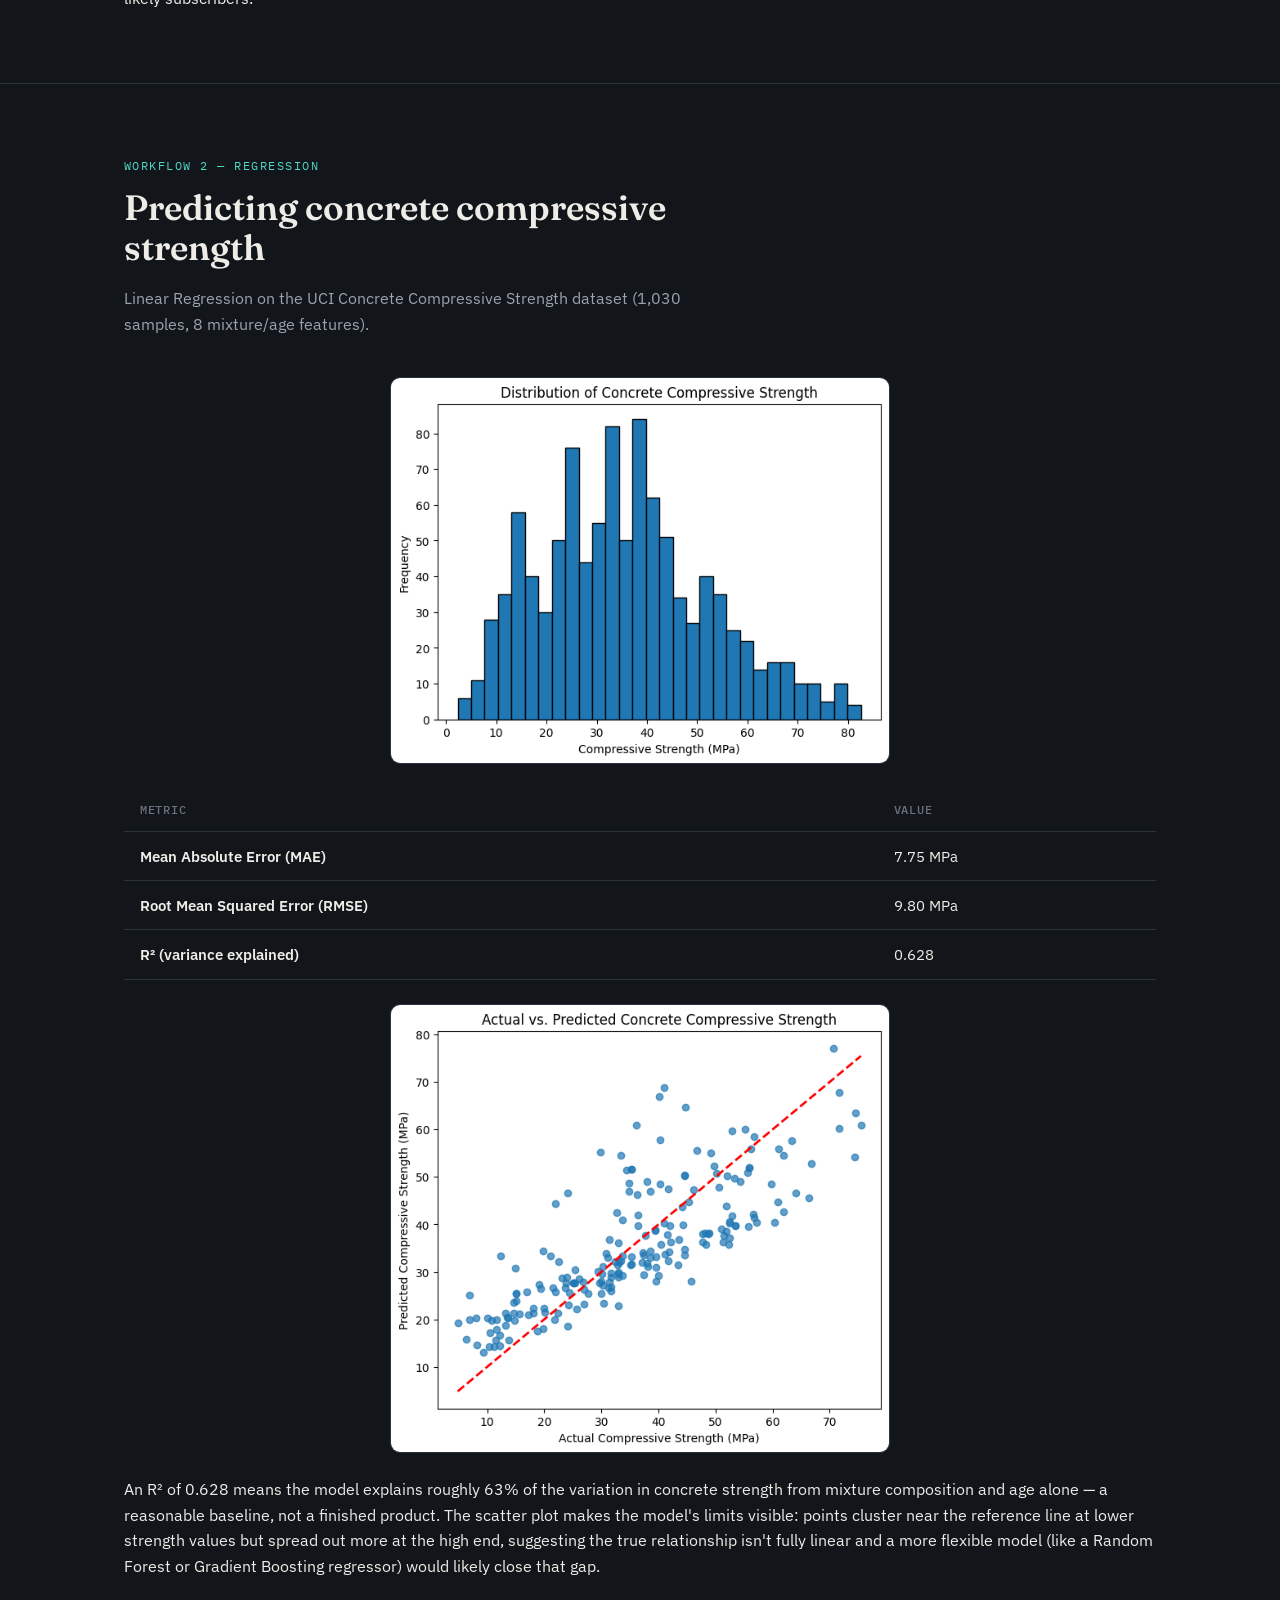
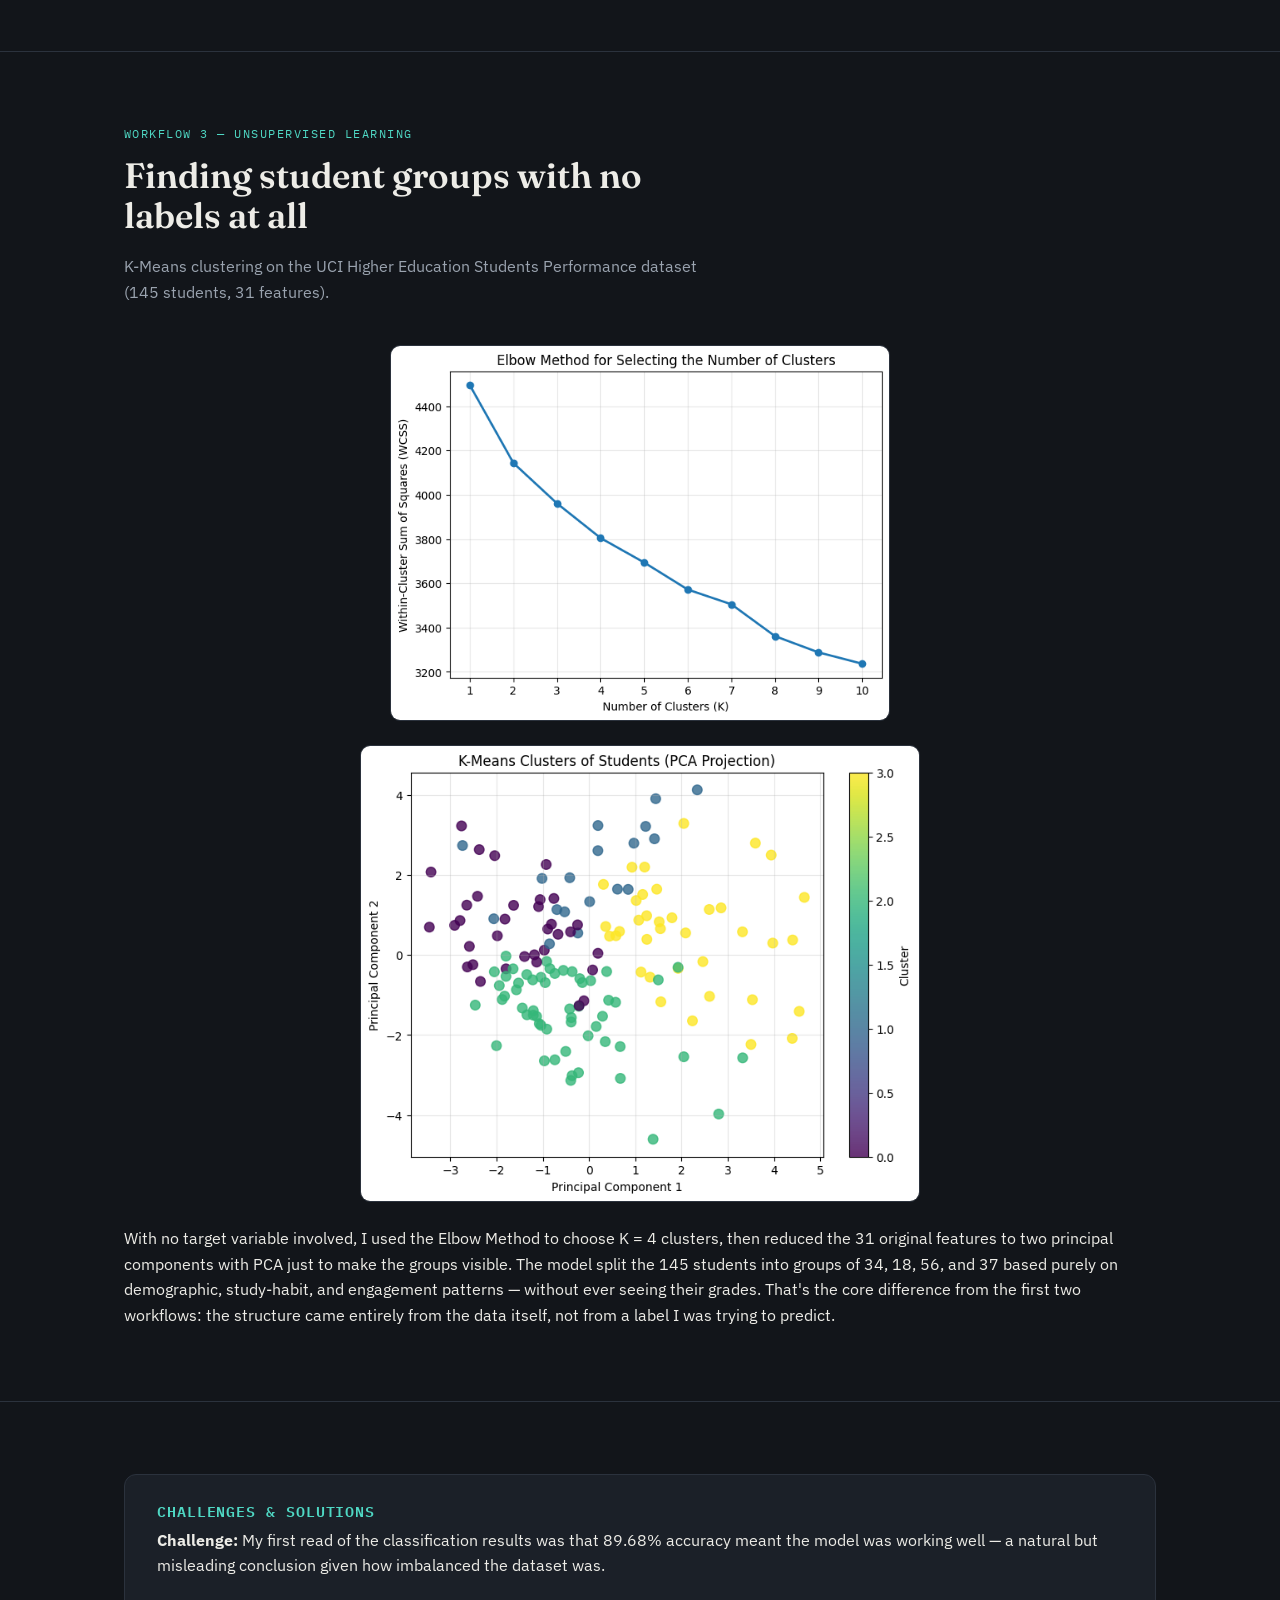
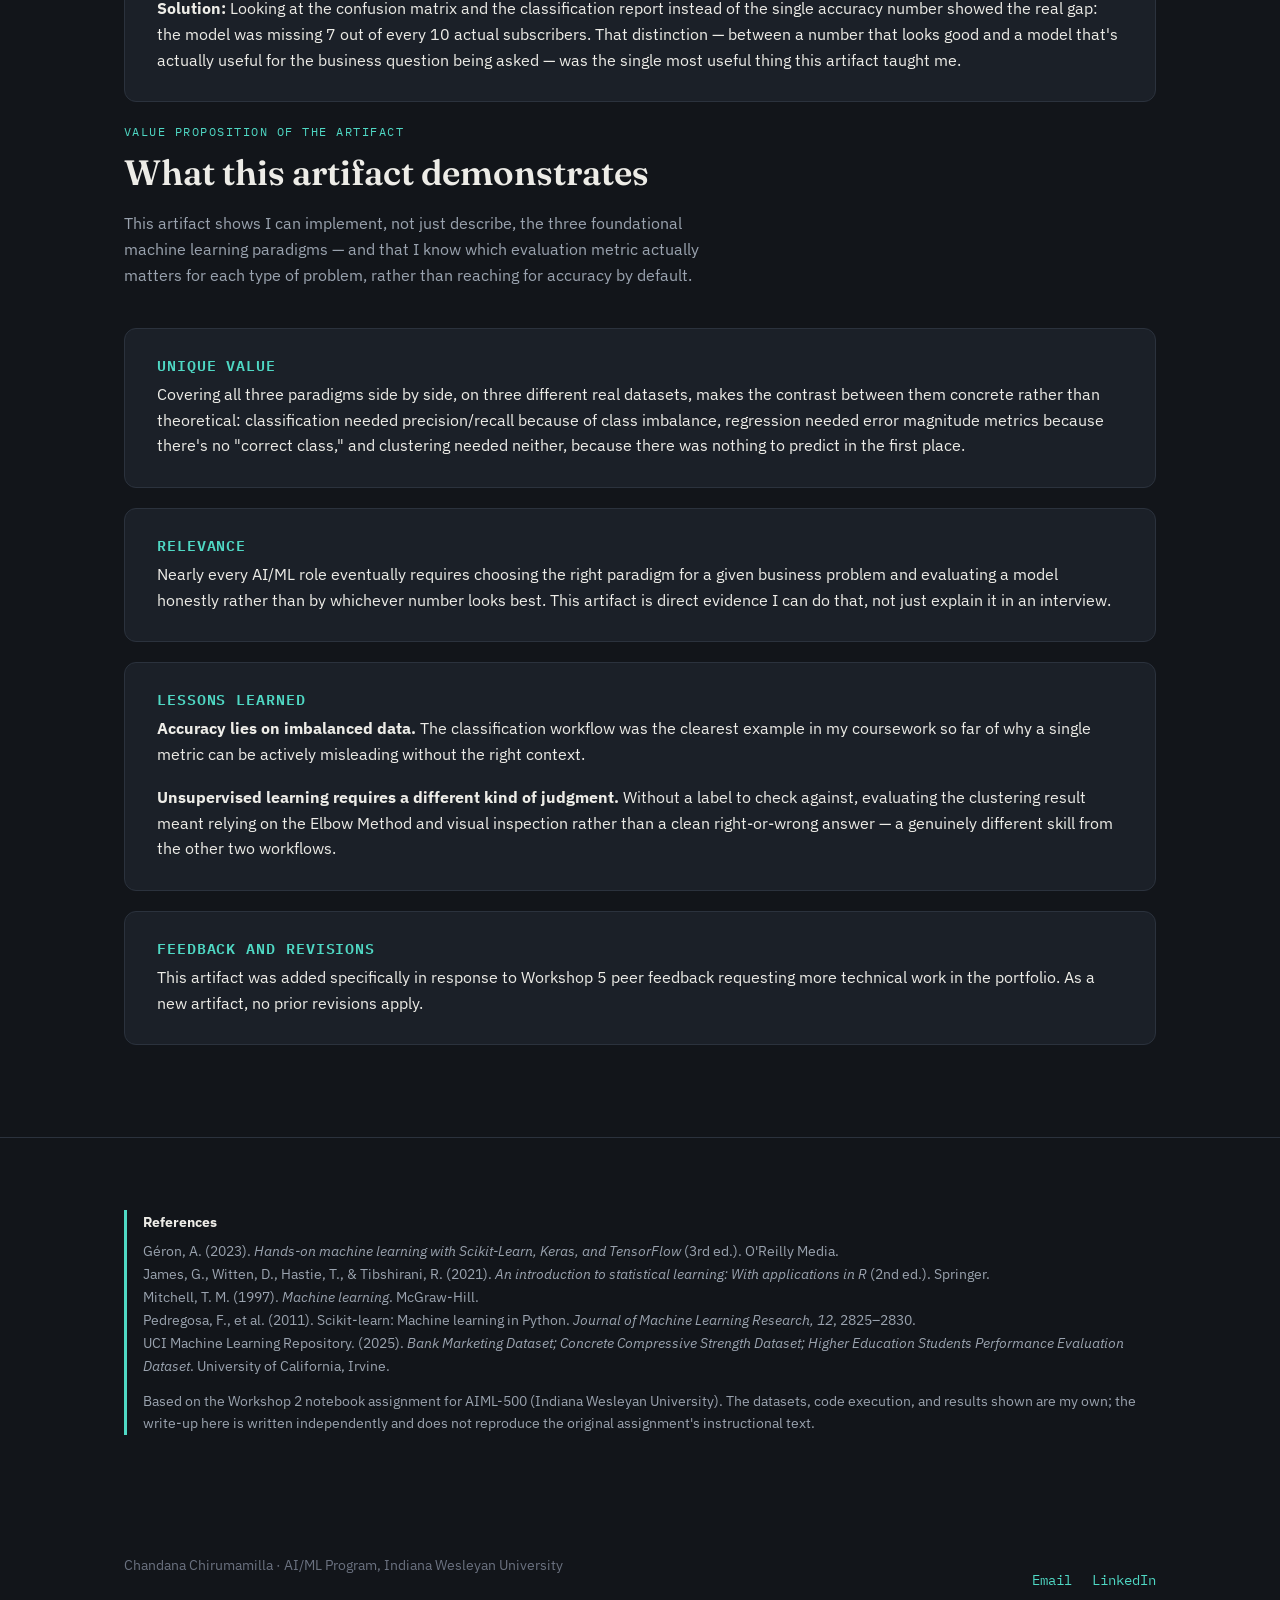
<file: artifact5.html>
<!DOCTYPE html>
<html lang="en">
<head>
<meta charset="UTF-8" />
<meta name="viewport" content="width=device-width, initial-scale=1.0" />
<title>Artifact 5 — Machine Learning Types in Practice | Chandana Chirumamilla</title>
<link rel="preconnect" href="https://fonts.googleapis.com">
<link rel="preconnect" href="https://fonts.gstatic.com" crossorigin>
<link href="https://fonts.googleapis.com/css2?family=Fraunces:ital,wght@0,400;0,500;0,600;1,500&family=IBM+Plex+Sans:wght@400;500;600&family=IBM+Plex+Mono:wght@400;500&display=swap" rel="stylesheet">
<link rel="stylesheet" href="css/styles.css" />
</head>
<body>

<nav class="site-nav">
  <div class="container">
    <span class="brand"><strong>CC</strong> / AI-ML Portfolio</span>
    <button class="nav-toggle" aria-label="Toggle navigation">Menu</button>
    <ul class="nav-links">
      <li><a href="index.html">Home</a></li>
      <li><a href="about.html">About</a></li>
      <li><a href="artifact1.html">Artifact 1 — Timeline</a></li>
      <li><a href="artifact2.html">Artifact 2 — AI Lab</a></li>
      <li><a href="artifact3.html">Artifact 3 — AI Opportunity</a></li>
      <li><a href="artifact4.html">Artifact 4 — Communication</a></li>
      <li><a href="artifact5.html" class="active">Artifact 5 — ML Types</a></li>
    </ul>
  </div>
</nav>

<header class="hero" style="padding-bottom:48px;">
  <div class="container">
    <span class="eyebrow">Artifact 05 · Applied Machine Learning, AIML-500 Workshop 2</span>
    <h1>Machine Learning Types<br>in Practice</h1>
    <p class="hero-lede">
      Three real machine learning workflows, coded and run end-to-end in Python: a
      classification model on live banking data, a regression model predicting concrete
      strength, and a clustering model uncovering hidden student groups — with the
      actual metrics and charts my code produced.
    </p>
    <div class="skill-tags reveal" style="margin-top:20px;">
      <span class="skill-tag">Python</span>
      <span class="skill-tag">scikit-learn</span>
      <span class="skill-tag">Classification</span>
      <span class="skill-tag">Regression</span>
      <span class="skill-tag">K-Means Clustering</span>
    </div>
  </div>
</header>

<section>
  <div class="container">
    <div class="reflection-block reveal">
      <h3>Introduction</h3>
      <p>
        A classmate's Workshop 5 feedback pushed me to add more technical, hands-on
        work to this portfolio, and this artifact is my direct response. For Workshop 2
        of AIML-500, I worked through a notebook covering the three core machine
        learning paradigms — supervised classification, supervised regression, and
        unsupervised clustering — implementing each one in Python against real public
        datasets rather than toy examples.
      </p>
      <p class="muted" style="margin-bottom:0;">
        For a technical hiring manager, this is the artifact that answers a question my
        other four can't: can I actually write the code, train the model, and read the
        output correctly — not just talk about machine learning in the abstract.
      </p>
    </div>

    <div class="reflection-block reveal">
      <h3>Objective</h3>
      <p style="margin-bottom:0;">
        Implement one example each of classification, regression, and clustering using
        scikit-learn, evaluate each model with the correct metrics for its task, and
        correctly interpret what those metrics actually mean for the underlying business
        or research question — not just report a single accuracy number.
      </p>
    </div>

    <div class="reflection-block reveal">
      <h3>Process</h3>
      <p style="margin-bottom:0;">
        I trained a Logistic Regression classifier on the UCI Bank Marketing dataset
        (45,211 real customer records) to predict term-deposit subscription, a Linear
        Regression model on the UCI Concrete Compressive Strength dataset (1,030
        samples) to predict a continuous engineering measurement, and a K-Means
        clustering model on the UCI Higher Education Students Performance dataset (145
        students, 31 features) to discover natural student groupings with no labels
        involved at all. Each workflow followed the same discipline: explore the data
        first, preprocess appropriately for the algorithm, train on a held-out split,
        and evaluate with metrics suited to the task rather than defaulting to accuracy.
      </p>
    </div>

    <div class="reflection-block reveal">
      <h3>Tools &amp; Technologies Used</h3>
      <div class="skill-tags">
        <span class="skill-tag">Python 3 / Jupyter Notebook</span>
        <span class="skill-tag">scikit-learn — LogisticRegression, LinearRegression, KMeans, PCA</span>
        <span class="skill-tag">Pandas / NumPy</span>
        <span class="skill-tag">Matplotlib</span>
        <span class="skill-tag">UCI Machine Learning Repository datasets</span>
      </div>
    </div>
  </div>
</section>

<section>
  <div class="container">
    <div class="section-head reveal">
      <span class="eyebrow">Workflow 1 — Classification</span>
      <h2>Will a customer subscribe to a term deposit?</h2>
      <p class="muted">Logistic Regression on the UCI Bank Marketing dataset (45,211 records, 16 features).</p>
    </div>

    <div class="reveal" style="margin-bottom:24px;">
      <img src="images/wk2-target-distribution.png" alt="Bar chart showing the imbalanced target distribution in the bank marketing dataset — most customers did not subscribe"
           style="width:100%; max-width:500px; margin:0 auto; display:block; border-radius:10px; border:1px solid var(--border); background:var(--panel);">
    </div>

    <div class="reveal" style="overflow-x:auto; margin-bottom:24px;">
      <table class="company-table">
        <thead>
          <tr><th>Metric</th><th>Score</th></tr>
        </thead>
        <tbody>
          <tr><td>Accuracy</td><td>89.68%</td></tr>
          <tr><td>Precision (subscribed)</td><td>62%</td></tr>
          <tr><td>Recall (subscribed)</td><td>30%</td></tr>
          <tr><td>F1-score (subscribed)</td><td>40%</td></tr>
        </tbody>
      </table>
    </div>

    <div class="reveal">
      <img src="images/wk2-confusion-matrix.png" alt="Confusion matrix for the bank marketing classification model"
           style="width:100%; max-width:420px; margin:0 auto; display:block; border-radius:10px; border:1px solid var(--border); background:var(--panel);">
    </div>

    <p class="reveal" style="margin-top:24px; margin-bottom:0;">
      The headline 89.68% accuracy looks strong on its own, but the dataset is
      imbalanced — only about 12% of customers actually subscribed. The confusion
      matrix tells the real story: the model correctly caught 317 subscribers but missed
      741 of them, for a recall of just 30%. A model that mostly predicts "no" will
      score high on accuracy in this kind of dataset without being especially useful for
      a marketing team trying to find likely subscribers.
    </p>
  </div>
</section>

<section>
  <div class="container">
    <div class="section-head reveal">
      <span class="eyebrow">Workflow 2 — Regression</span>
      <h2>Predicting concrete compressive strength</h2>
      <p class="muted">Linear Regression on the UCI Concrete Compressive Strength dataset (1,030 samples, 8 mixture/age features).</p>
    </div>

    <div class="reveal" style="margin-bottom:24px;">
      <img src="images/wk2-concrete-distribution.png" alt="Histogram of concrete compressive strength values"
           style="width:100%; max-width:500px; margin:0 auto; display:block; border-radius:10px; border:1px solid var(--border); background:var(--panel);">
    </div>

    <div class="reveal" style="overflow-x:auto; margin-bottom:24px;">
      <table class="company-table">
        <thead>
          <tr><th>Metric</th><th>Value</th></tr>
        </thead>
        <tbody>
          <tr><td>Mean Absolute Error (MAE)</td><td>7.75 MPa</td></tr>
          <tr><td>Root Mean Squared Error (RMSE)</td><td>9.80 MPa</td></tr>
          <tr><td>R² (variance explained)</td><td>0.628</td></tr>
        </tbody>
      </table>
    </div>

    <div class="reveal">
      <img src="images/wk2-actual-vs-predicted.png" alt="Scatter plot of actual vs predicted concrete compressive strength"
           style="width:100%; max-width:500px; margin:0 auto; display:block; border-radius:10px; border:1px solid var(--border); background:var(--panel);">
    </div>

    <p class="reveal" style="margin-top:24px; margin-bottom:0;">
      An R² of 0.628 means the model explains roughly 63% of the variation in concrete
      strength from mixture composition and age alone — a reasonable baseline, not a
      finished product. The scatter plot makes the model's limits visible: points cluster
      near the reference line at lower strength values but spread out more at the high
      end, suggesting the true relationship isn't fully linear and a more flexible model
      (like a Random Forest or Gradient Boosting regressor) would likely close that gap.
    </p>
  </div>
</section>

<section>
  <div class="container">
    <div class="section-head reveal">
      <span class="eyebrow">Workflow 3 — Unsupervised Learning</span>
      <h2>Finding student groups with no labels at all</h2>
      <p class="muted">K-Means clustering on the UCI Higher Education Students Performance dataset (145 students, 31 features).</p>
    </div>

    <div class="reveal" style="margin-bottom:24px;">
      <img src="images/wk2-elbow-method.png" alt="Elbow method chart showing within-cluster sum of squares for K=1 to 10"
           style="width:100%; max-width:500px; margin:0 auto; display:block; border-radius:10px; border:1px solid var(--border); background:var(--panel);">
    </div>

    <div class="reveal">
      <img src="images/wk2-cluster-pca.png" alt="Scatter plot of four student clusters projected onto two principal components"
           style="width:100%; max-width:560px; margin:0 auto; display:block; border-radius:10px; border:1px solid var(--border); background:var(--panel);">
    </div>

    <p class="reveal" style="margin-top:24px; margin-bottom:0;">
      With no target variable involved, I used the Elbow Method to choose K = 4 clusters,
      then reduced the 31 original features to two principal components with PCA just to
      make the groups visible. The model split the 145 students into groups of 34, 18,
      56, and 37 based purely on demographic, study-habit, and engagement patterns —
      without ever seeing their grades. That's the core difference from the first two
      workflows: the structure came entirely from the data itself, not from a label I
      was trying to predict.
    </p>
  </div>
</section>

<section>
  <div class="container">
    <div class="reflection-block reveal">
      <h3>Challenges &amp; Solutions</h3>
      <p>
        <strong>Challenge:</strong> My first read of the classification results was that
        89.68% accuracy meant the model was working well — a natural but misleading
        conclusion given how imbalanced the dataset was.
      </p>
      <p style="margin-bottom:0;">
        <strong>Solution:</strong> Looking at the confusion matrix and the classification
        report instead of the single accuracy number showed the real gap: the model was
        missing 7 out of every 10 actual subscribers. That distinction — between a
        number that looks good and a model that's actually useful for the business
        question being asked — was the single most useful thing this artifact taught me.
      </p>
    </div>

    <div class="section-head reveal" style="margin-top:12px;">
      <span class="eyebrow">Value Proposition of the Artifact</span>
      <h2>What this artifact demonstrates</h2>
      <p class="muted">
        This artifact shows I can implement, not just describe, the three foundational
        machine learning paradigms — and that I know which evaluation metric actually
        matters for each type of problem, rather than reaching for accuracy by default.
      </p>
    </div>

    <div class="reflection-block reveal">
      <h3>Unique Value</h3>
      <p style="margin-bottom:0;">
        Covering all three paradigms side by side, on three different real datasets,
        makes the contrast between them concrete rather than theoretical: classification
        needed precision/recall because of class imbalance, regression needed error
        magnitude metrics because there's no "correct class," and clustering needed
        neither, because there was nothing to predict in the first place.
      </p>
    </div>

    <div class="reflection-block reveal">
      <h3>Relevance</h3>
      <p style="margin-bottom:0;">
        Nearly every AI/ML role eventually requires choosing the right paradigm for a
        given business problem and evaluating a model honestly rather than by whichever
        number looks best. This artifact is direct evidence I can do that, not just
        explain it in an interview.
      </p>
    </div>

    <div class="reflection-block reveal">
      <h3>Lessons Learned</h3>
      <p><strong>Accuracy lies on imbalanced data.</strong> The classification workflow was the clearest example in my coursework so far of why a single metric can be actively misleading without the right context.</p>
      <p style="margin-bottom:0;"><strong>Unsupervised learning requires a different kind of judgment.</strong> Without a label to check against, evaluating the clustering result meant relying on the Elbow Method and visual inspection rather than a clean right-or-wrong answer — a genuinely different skill from the other two workflows.</p>
    </div>

    <div class="reflection-block reveal">
      <h3>Feedback and Revisions</h3>
      <p style="margin-bottom:0;">
        This artifact was added specifically in response to Workshop 5 peer feedback
        requesting more technical work in the portfolio. As a new artifact, no prior
        revisions apply.
      </p>
    </div>
  </div>
</section>

<section>
  <div class="container">
    <div class="disclosure reveal">
      <strong style="color:var(--text); display:block; margin-bottom:6px;">References</strong>
      Géron, A. (2023). <em>Hands-on machine learning with Scikit-Learn, Keras, and TensorFlow</em> (3rd ed.). O'Reilly Media.<br>
      James, G., Witten, D., Hastie, T., &amp; Tibshirani, R. (2021). <em>An introduction to statistical learning: With applications in R</em> (2nd ed.). Springer.<br>
      Mitchell, T. M. (1997). <em>Machine learning</em>. McGraw-Hill.<br>
      Pedregosa, F., et al. (2011). Scikit-learn: Machine learning in Python. <em>Journal of Machine Learning Research, 12</em>, 2825–2830.<br>
      UCI Machine Learning Repository. (2025). <em>Bank Marketing Dataset; Concrete Compressive Strength Dataset; Higher Education Students Performance Evaluation Dataset</em>. University of California, Irvine.
      <div style="margin-top:14px; font-size:0.85rem;">
        Based on the Workshop 2 notebook assignment for AIML-500 (Indiana Wesleyan
        University). The datasets, code execution, and results shown are my own; the
        write-up here is written independently and does not reproduce the original
        assignment's instructional text.
      </div>
    </div>
  </div>
</section>

<footer>
  <div class="container footer-grid">
    <div>
      <p class="footer-note">Chandana Chirumamilla · AI/ML Program, Indiana Wesleyan University</p>
    </div>
    <div class="contact-links">
      <a href="mailto:chandana.chirumamilla@myemail.indwes.edu">Email</a>
      <a href="https://www.linkedin.com/in/chandana1203/" target="_blank" rel="noopener">LinkedIn</a>
    </div>
  </div>
</footer>

<script src="js/main.js"></script>
</body>
</html>
</file>
<file: css/styles.css>
/* ===================================================================
   Chandana Chirumamilla — AI/ML Portfolio
   Design concept: "Signal Line" — a timeline built from AI/ML history,
   where color temperature shifts from cool theoretical-era blue-teal
   to warm generative-era amber, tracking the field's own trajectory
   from cold academic theory to mainstream, "warmed up" adoption.
=================================================================== */

:root {
  --bg: #12151a;
  --panel: #1b2028;
  --panel-raised: #232a34;
  --border: #2b323d;
  --text: #edece7;
  --text-muted: #9aa3af;
  --text-faint: #6b7280;
  --accent-teal: #4fd8c4;
  --accent-amber: #ff9b4d;
  --accent-amber-dim: #7a5636;

  --font-display: "Fraunces", Georgia, serif;
  --font-body: "IBM Plex Sans", -apple-system, Segoe UI, sans-serif;
  --font-mono: "IBM Plex Mono", "Courier New", monospace;

  --max-width: 1080px;
  --nav-height: 72px;
}

* { box-sizing: border-box; }
html { scroll-behavior: smooth; }

body {
  margin: 0;
  background: var(--bg);
  color: var(--text);
  font-family: var(--font-body);
  font-size: 16px;
  line-height: 1.6;
  -webkit-font-smoothing: antialiased;
}

img { max-width: 100%; display: block; }

a { color: var(--accent-teal); text-decoration: none; }
a:hover { text-decoration: underline; }

a:focus-visible, button:focus-visible {
  outline: 2px solid var(--accent-amber);
  outline-offset: 3px;
}

h1, h2, h3 {
  font-family: var(--font-display);
  font-weight: 600;
  line-height: 1.15;
  margin: 0 0 0.5em;
}

h1 { font-size: clamp(2.2rem, 5vw, 3.6rem); font-weight: 500; }
h2 { font-size: clamp(1.6rem, 3vw, 2.2rem); }
h3 { font-size: 1.25rem; }

p { margin: 0 0 1.1em; color: var(--text); }

.container { max-width: var(--max-width); margin: 0 auto; padding: 0 24px; }

.eyebrow {
  font-family: var(--font-mono);
  font-size: 0.78rem;
  letter-spacing: 0.12em;
  text-transform: uppercase;
  color: var(--accent-teal);
  display: block;
  margin-bottom: 0.9em;
}

.muted { color: var(--text-muted); }

/* ---------- Nav ---------- */

.site-nav {
  position: sticky;
  top: 0;
  z-index: 50;
  height: var(--nav-height);
  display: flex;
  align-items: center;
  background: rgba(18, 21, 26, 0.88);
  backdrop-filter: blur(8px);
  border-bottom: 1px solid var(--border);
}

.site-nav .container { display: flex; align-items: center; justify-content: space-between; width: 100%; }

.brand { font-family: var(--font-mono); font-size: 0.95rem; color: var(--text); letter-spacing: 0.02em; }
.brand strong { color: var(--accent-amber); }

.nav-links { display: flex; gap: 28px; list-style: none; margin: 0; padding: 0; }
.nav-links a { color: var(--text-muted); font-size: 0.92rem; font-weight: 500; }
.nav-links a:hover, .nav-links a.active { color: var(--accent-amber); text-decoration: none; }

.nav-toggle {
  display: none;
  background: none;
  border: 1px solid var(--border);
  color: var(--text);
  border-radius: 6px;
  padding: 6px 10px;
  font-family: var(--font-mono);
  font-size: 0.85rem;
}

/* ---------- Hero ---------- */

.hero { padding: 96px 0 72px; border-bottom: 1px solid var(--border); }
.hero-grid { display: grid; grid-template-columns: 1.3fr 0.7fr; gap: 48px; align-items: center; }
.hero h1 { color: var(--text); }
.hero h1 .accent { color: var(--accent-amber); font-style: italic; }
.hero-lede { font-size: 1.15rem; color: var(--text-muted); max-width: 46ch; }

.hero-actions { display: flex; gap: 14px; margin-top: 28px; flex-wrap: wrap; }

.btn {
  display: inline-flex;
  align-items: center;
  gap: 8px;
  font-family: var(--font-mono);
  font-size: 0.88rem;
  padding: 12px 20px;
  border-radius: 8px;
  border: 1px solid var(--border);
  color: var(--text);
  transition: border-color 0.15s ease, color 0.15s ease;
}

.btn:hover { text-decoration: none; border-color: var(--accent-amber); color: var(--accent-amber); }

.btn-primary {
  background: var(--accent-amber);
  border-color: var(--accent-amber);
  color: #16110a;
  font-weight: 600;
}

.btn-primary:hover { background: transparent; color: var(--accent-amber); }

/* ---------- Sections ---------- */

section { padding: 72px 0; border-bottom: 1px solid var(--border); }
section:last-of-type { border-bottom: none; }
.section-head { max-width: 60ch; margin-bottom: 40px; }

/* ---------- Cards ---------- */

.card-grid { display: grid; grid-template-columns: repeat(auto-fit, minmax(240px, 1fr)); gap: 20px; }

.card { background: var(--panel); border: 1px solid var(--border); border-radius: 12px; padding: 24px; }
.card h3 { color: var(--text); margin-bottom: 8px; }

.card .tag {
  font-family: var(--font-mono);
  font-size: 0.75rem;
  color: var(--accent-teal);
  text-transform: uppercase;
  letter-spacing: 0.08em;
  display: inline-block;
  margin-bottom: 10px;
}

.card .icon { width: 34px; height: 34px; margin-bottom: 12px; }

/* ---------- Timeline (signature element) ---------- */

.timeline {
  position: relative;
  margin-top: 20px;
  padding-left: 32px;
  border-left: 2px solid;
  border-image: linear-gradient(var(--accent-teal), var(--accent-amber)) 1 100%;
}

.era { position: relative; padding-bottom: 48px; }
.era:last-child { padding-bottom: 0; }

.era::before {
  content: "";
  position: absolute;
  left: -38px;
  top: 4px;
  width: 12px;
  height: 12px;
  border-radius: 50%;
  background: var(--dot-color, var(--accent-teal));
  box-shadow: 0 0 0 4px var(--bg), 0 0 14px 1px var(--dot-color, var(--accent-teal));
}

.era-range { font-family: var(--font-mono); font-size: 0.8rem; color: var(--text-faint); letter-spacing: 0.05em; display: block; margin-bottom: 4px; }
.era h3 { margin-bottom: 4px; }
.era-summary { color: var(--text-muted); margin-bottom: 16px; font-style: italic; }

.milestone { display: grid; grid-template-columns: 64px 1fr; gap: 16px; margin-bottom: 14px; }
.milestone:last-child { margin-bottom: 0; }
.milestone-year { font-family: var(--font-mono); font-size: 0.85rem; color: var(--accent-amber); padding-top: 2px; }
.milestone-body strong { color: var(--text); display: block; margin-bottom: 2px; }
.milestone-body span { color: var(--text-muted); font-size: 0.95rem; }

/* ---------- Company table ---------- */

.company-table { width: 100%; border-collapse: collapse; font-size: 0.95rem; }
.company-table th, .company-table td { text-align: left; padding: 12px 16px; border-bottom: 1px solid var(--border); }

.company-table th {
  font-family: var(--font-mono);
  font-size: 0.75rem;
  text-transform: uppercase;
  letter-spacing: 0.06em;
  color: var(--text-faint);
  font-weight: 500;
}

.company-table td:first-child { color: var(--text); font-weight: 600; }

.company-dot { display: inline-block; width: 8px; height: 8px; border-radius: 50%; margin-right: 8px; }

/* ---------- Reflection blocks ---------- */

.reflection-block {
  background: var(--panel);
  border: 1px solid var(--border);
  border-radius: 12px;
  padding: 28px 32px;
  margin-bottom: 20px;
}

.reflection-block h3 {
  color: var(--accent-teal);
  font-family: var(--font-mono);
  font-size: 0.95rem;
  text-transform: uppercase;
  letter-spacing: 0.06em;
}

.placeholder-note {
  border: 1px dashed var(--text-faint);
  border-radius: 10px;
  padding: 18px 22px;
  color: var(--text-faint);
  font-family: var(--font-mono);
  font-size: 0.85rem;
}

/* ---------- Disclosure ---------- */

.disclosure { font-size: 0.9rem; color: var(--text-muted); border-left: 3px solid var(--accent-teal); padding-left: 16px; }

/* ---------- Footer ---------- */

footer { padding: 48px 0 64px; }
.footer-grid { display: flex; justify-content: space-between; align-items: flex-end; flex-wrap: wrap; gap: 24px; }
.contact-links { display: flex; gap: 20px; font-family: var(--font-mono); font-size: 0.88rem; }
.footer-note { color: var(--text-faint); font-size: 0.85rem; }

/* ---------- About page ---------- */

.about-grid { display: grid; grid-template-columns: 0.9fr 1.1fr; gap: 48px; align-items: start; }

.about-photo-placeholder {
  aspect-ratio: 4/5;
  border-radius: 14px;
  background: linear-gradient(160deg, var(--panel-raised), var(--panel));
  border: 1px solid var(--border);
  display: flex;
  align-items: center;
  justify-content: center;
  color: var(--text-faint);
  font-family: var(--font-mono);
  font-size: 0.85rem;
  text-align: center;
  padding: 20px;
}

.about-photo {
  width: 100%;
  aspect-ratio: 4/5;
  object-fit: cover;
  border-radius: 14px;
  border: 1px solid var(--border);
}

.skill-tags { display: flex; flex-wrap: wrap; gap: 10px; margin-top: 8px; }

.skill-tag {
  font-family: var(--font-mono);
  font-size: 0.8rem;
  padding: 6px 12px;
  border-radius: 20px;
  border: 1px solid var(--border);
  color: var(--text-muted);
}

/* ---------- Reveal on scroll ---------- */

.reveal { opacity: 0; transform: translateY(14px); transition: opacity 0.6s ease, transform 0.6s ease; }
.reveal.is-visible { opacity: 1; transform: none; }

@media (prefers-reduced-motion: reduce) {
  .reveal { opacity: 1; transform: none; transition: none; }
}

/* ---------- Responsive ---------- */

@media (max-width: 780px) {
  .hero-grid, .about-grid { grid-template-columns: 1fr; }
  .about-photo-placeholder { max-width: 220px; margin: 0 auto; }

  .nav-links {
    position: absolute;
    top: var(--nav-height);
    left: 0; right: 0;
    background: var(--bg);
    flex-direction: column;
    padding: 20px 24px;
    border-bottom: 1px solid var(--border);
    display: none;
  }

  .nav-links.open { display: flex; }
  .nav-toggle { display: inline-block; }
  .milestone { grid-template-columns: 52px 1fr; }
  .footer-grid { flex-direction: column; align-items: flex-start; }
}
</file>
